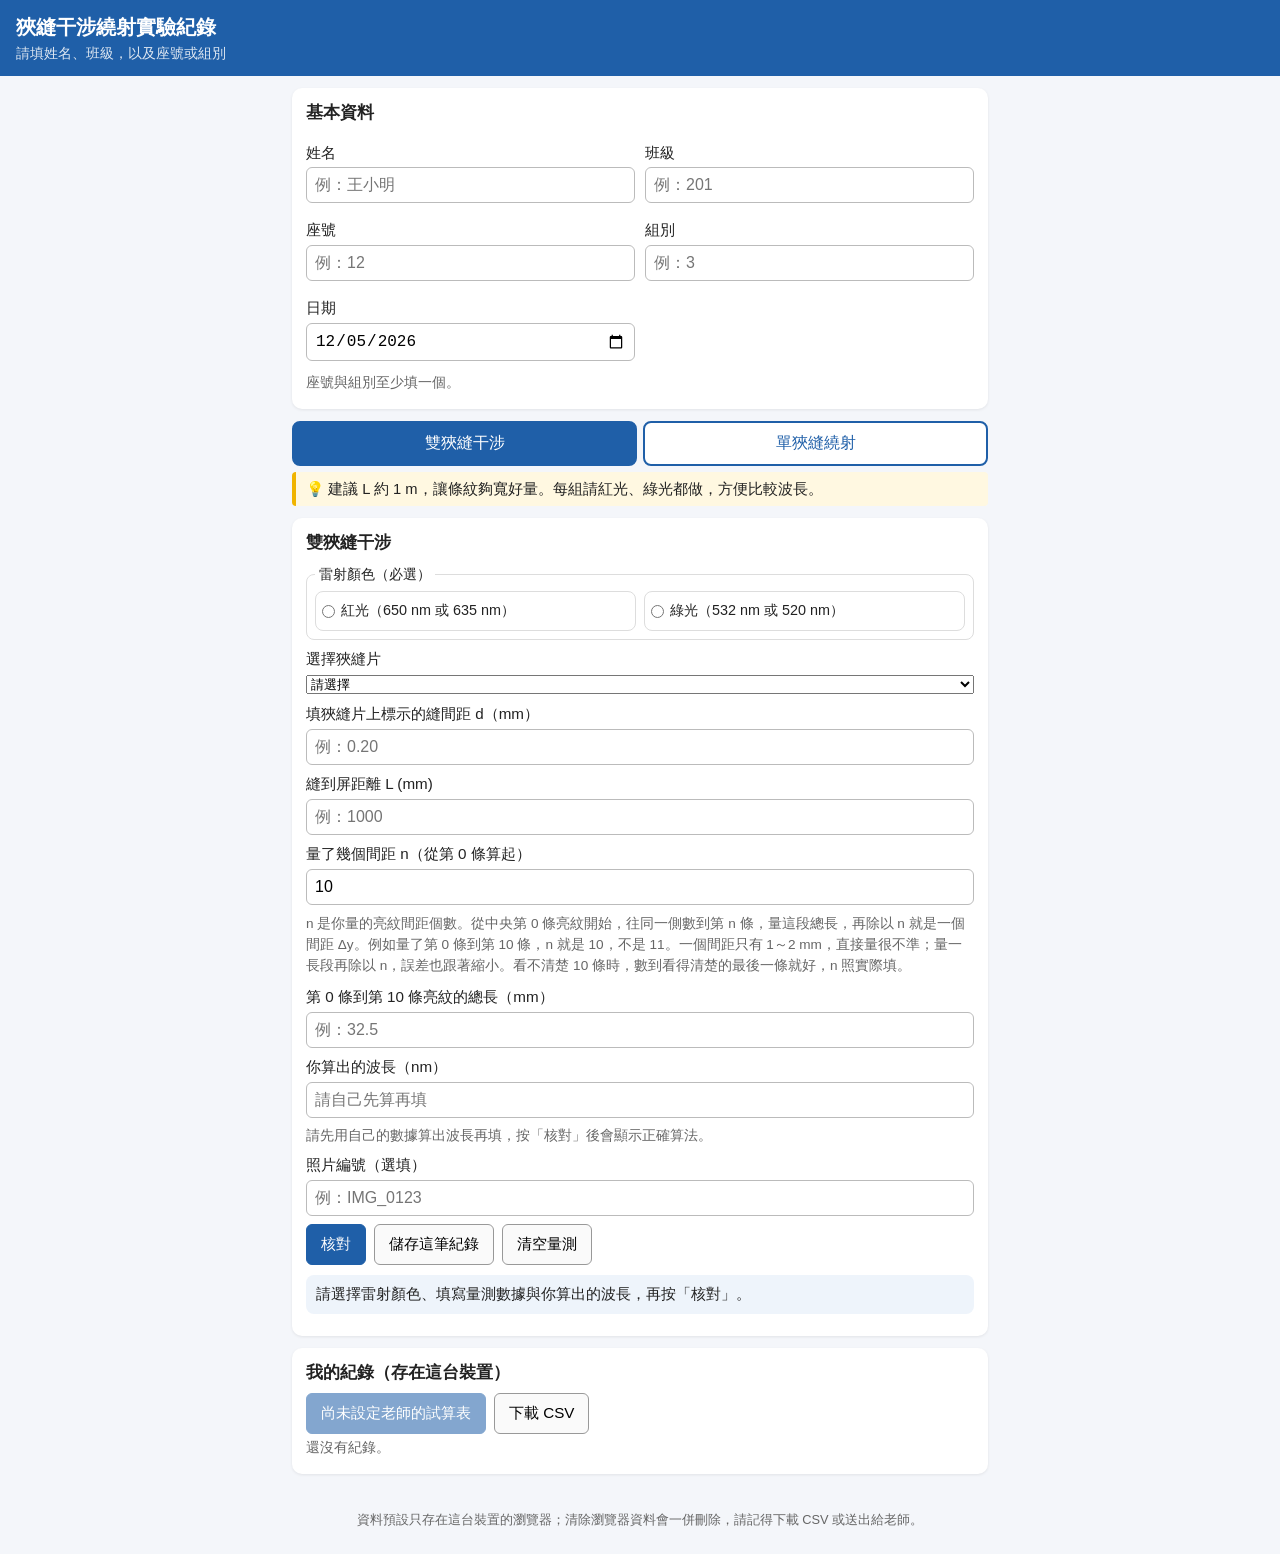
<file: index.html>
<!DOCTYPE html>
<html lang="zh-Hant-TW">
<head>
<meta charset="UTF-8">
<meta name="viewport" content="width=device-width, initial-scale=1">
<title>狹縫干涉繞射實驗紀錄</title>
<link rel="stylesheet" href="css/style.css">
</head>
<body>
<header>
  <h1>狹縫干涉繞射實驗紀錄</h1>
  <p class="sub">請填姓名、班級，以及座號或組別</p>
  <p class="course" id="courseName" hidden></p>
</header>
<main>
  <div id="settingsBanner" class="banner" hidden></div>
  <section class="card" id="basic">
    <h2>基本資料</h2>
    <div class="grid2">
      <label>姓名 <input id="name" type="text" placeholder="例：王小明" autocomplete="name"></label>
      <label>班級 <input id="className" type="text" placeholder="例：201" autocomplete="off"></label>
      <label>座號 <input id="seat" type="text" inputmode="numeric" placeholder="例：12"></label>
      <label>組別 <input id="group" type="text" placeholder="例：3"></label>
      <label>日期 <input id="date" type="date"></label>
    </div>
    <p class="hint">座號與組別至少填一個。</p>
    <ul class="errors" id="basicErrors"></ul>
  </section>

  <nav class="tabs" role="tablist">
    <button role="tab" id="tab-double" data-tab="double" aria-selected="true">雙狹縫干涉</button>
    <button role="tab" id="tab-single" data-tab="single" aria-selected="false">單狹縫繞射</button>
  </nav>

  <p class="tip">💡 建議 L 約 1 m，讓條紋夠寬好量。每組請紅光、綠光都做，方便比較波長。</p>

  <!-- 雙狹縫 -->
  <section class="card panel" id="panel-double" data-type="double">
    <h2>雙狹縫干涉</h2>
    <fieldset>
      <legend>雷射顏色（必選）</legend>
      <div class="choices">
        <label><input type="radio" name="color-double" data-f="color" value="red"> <span data-color-label="red">紅光</span></label>
        <label><input type="radio" name="color-double" data-f="color" value="green"> <span data-color-label="green">綠光</span></label>
      </div>
    </fieldset>
    <label class="slit-pick" hidden>選擇狹縫片
      <select data-f="slitPick"><option value="">請選擇</option></select>
    </label>
    <label>填狹縫片上標示的縫間距 d（mm） <input data-f="d" type="text" inputmode="decimal" placeholder="例：0.20"></label>
    <label>縫到屏距離 L (mm) <input data-f="L" type="text" inputmode="decimal" placeholder="例：1000"></label>
    <label>量了幾個間距 n（從第 0 條算起） <input data-f="n" type="text" inputmode="numeric" value="10"></label>
    <p class="hint explain">n 是你量的亮紋間距個數。從中央第 0 條亮紋開始，往同一側數到第 n 條，量這段總長，再除以 n 就是一個間距 Δy。例如量了第 0 條到第 10 條，n 就是 10，不是 11。一個間距只有 1～2 mm，直接量很不準；量一長段再除以 n，誤差也跟著縮小。看不清楚 10 條時，數到看得清楚的最後一條就好，n 照實際填。</p>
    <label>第 0 條到第 <span data-n-label>10</span> 條亮紋的總長（mm） <input data-f="total" type="text" inputmode="decimal" placeholder="例：32.5"></label>
    <label>你算出的波長（nm） <input data-f="studentLambda" type="text" inputmode="decimal" placeholder="請自己先算再填"></label>
    <p class="hint">請先用自己的數據算出波長再填，按「核對」後會顯示正確算法。</p>
    <label>照片編號（選填） <input data-f="photoNo" type="text" placeholder="例：IMG_0123"></label>
    <div class="actions">
      <button class="check primary">核對</button>
      <button class="save">儲存這筆紀錄</button>
      <button class="clear">清空量測</button>
    </div>
    <p class="save-msg" data-save-msg hidden></p>
    <div class="result" aria-live="polite"></div>
  </section>

  <!-- 單狹縫 -->
  <section class="card panel" id="panel-single" data-type="single" hidden>
    <h2>單狹縫繞射</h2>
    <fieldset>
      <legend>雷射顏色（必選）</legend>
      <div class="choices">
        <label><input type="radio" name="color-single" data-f="color" value="red"> <span data-color-label="red">紅光</span></label>
        <label><input type="radio" name="color-single" data-f="color" value="green"> <span data-color-label="green">綠光</span></label>
      </div>
    </fieldset>
    <label class="slit-pick" hidden>選擇狹縫片
      <select data-f="slitPick"><option value="">請選擇</option></select>
    </label>
    <label>填狹縫片上標示的縫寬 a（mm） <input data-f="a" type="text" inputmode="decimal" placeholder="例：0.10"></label>
    <label>縫到屏距離 L (mm) <input data-f="L" type="text" inputmode="decimal" placeholder="例：1000"></label>
    <label>中央亮紋寬度 W（兩側第 1 條暗紋之間）(mm) <input data-f="W" type="text" inputmode="decimal" placeholder="例：13"></label>
    <label>你算出的波長（nm） <input data-f="studentLambda" type="text" inputmode="decimal" placeholder="請自己先算再填"></label>
    <p class="hint">請先用自己的數據算出波長再填，按「核對」後會顯示正確算法。</p>
    <label>照片編號（選填） <input data-f="photoNo" type="text" placeholder="例：IMG_0124"></label>
    <div class="actions">
      <button class="check primary">核對</button>
      <button class="save">儲存這筆紀錄</button>
      <button class="clear">清空量測</button>
    </div>
    <p class="save-msg" data-save-msg hidden></p>
    <div class="result" aria-live="polite"></div>
  </section>

  <section class="card" id="records">
    <h2>我的紀錄（存在這台裝置）</h2>
    <div class="actions">
      <button id="sendAll" class="primary">送出給老師</button>
      <button id="downloadCsv">下載 CSV</button>
    </div>
    <p class="hint" id="sendStatus"></p>
    <div id="compareBox"></div>
    <div id="recordList"></div>
  </section>
</main>
<footer id="pageFooter">資料預設只存在這台裝置的瀏覽器；清除瀏覽器資料會一併刪除，請記得下載 CSV 或送出給老師。</footer>
<script src="js/config.js"></script>
<script src="js/settings.js?v=20261127e"></script>
<script src="js/calc.js"></script>
<script src="js/app.js?v=20261127e"></script>
</body>
</html>
</file>
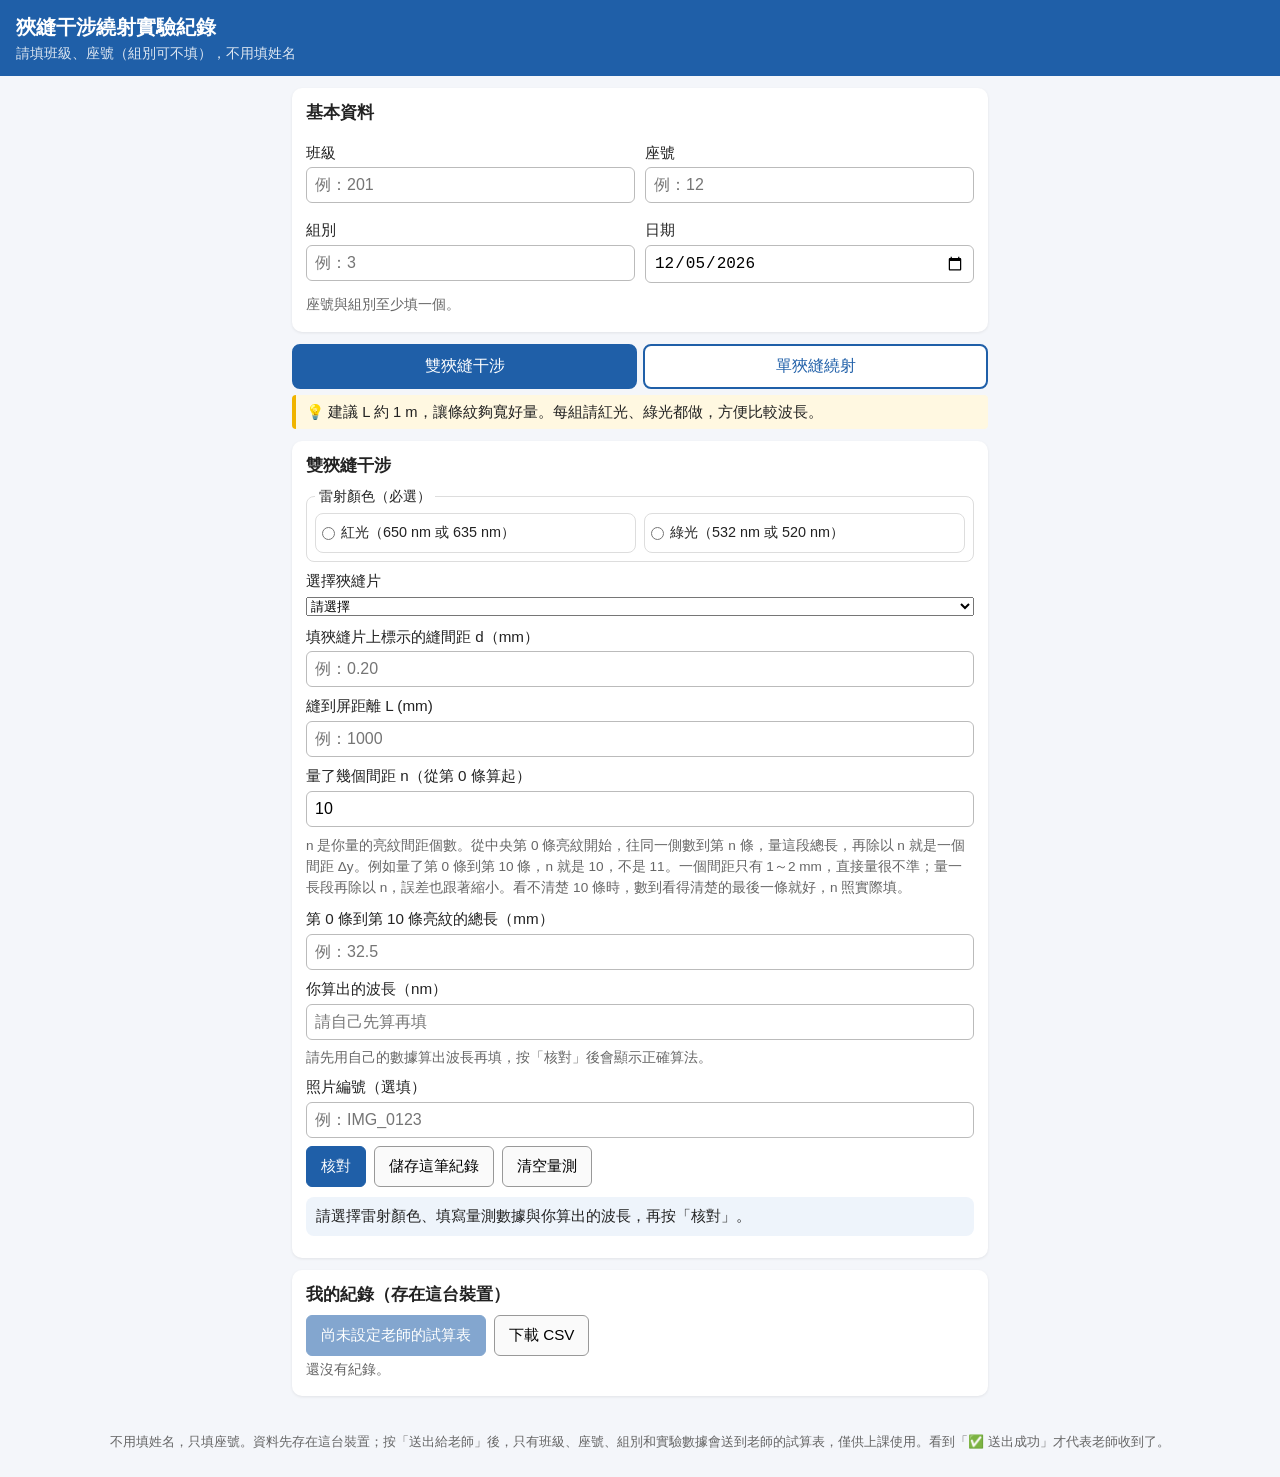
<file: v4/index.html>
<!DOCTYPE html>
<html lang="zh-Hant-TW">
<head>
<meta charset="UTF-8">
<meta name="viewport" content="width=device-width, initial-scale=1">
<title>狹縫干涉繞射實驗紀錄</title>
<link rel="stylesheet" href="css/style.css?v=v4a">
</head>
<body>
<header>
  <h1>狹縫干涉繞射實驗紀錄</h1>
  <p class="sub">請填班級、座號（組別可不填），不用填姓名</p>
  <p class="course" id="courseName" hidden></p>
</header>
<main>
  <div id="settingsBanner" class="banner" hidden></div>
  <section class="card" id="basic">
    <h2>基本資料</h2>
    <div class="grid2">
      <label>班級 <input id="className" type="text" placeholder="例：201" autocomplete="off"></label>
      <label>座號 <input id="seat" type="text" inputmode="numeric" placeholder="例：12"></label>
      <label>組別 <input id="group" type="text" placeholder="例：3"></label>
      <label>日期 <input id="date" type="date"></label>
    </div>
    <p class="hint">座號與組別至少填一個。</p>
    <ul class="errors" id="basicErrors"></ul>
  </section>

  <nav class="tabs" role="tablist">
    <button role="tab" id="tab-double" data-tab="double" aria-selected="true">雙狹縫干涉</button>
    <button role="tab" id="tab-single" data-tab="single" aria-selected="false">單狹縫繞射</button>
  </nav>

  <p class="tip">💡 建議 L 約 1 m，讓條紋夠寬好量。每組請紅光、綠光都做，方便比較波長。</p>

  <!-- 雙狹縫 -->
  <section class="card panel" id="panel-double" data-type="double">
    <h2>雙狹縫干涉</h2>
    <fieldset>
      <legend>雷射顏色（必選）</legend>
      <div class="choices">
        <label><input type="radio" name="color-double" data-f="color" value="red"> <span data-color-label="red">紅光</span></label>
        <label><input type="radio" name="color-double" data-f="color" value="green"> <span data-color-label="green">綠光</span></label>
      </div>
    </fieldset>
    <label class="slit-pick" hidden>選擇狹縫片
      <select data-f="slitPick"><option value="">請選擇</option></select>
    </label>
    <label>填狹縫片上標示的縫間距 d（mm） <input data-f="d" type="text" inputmode="decimal" placeholder="例：0.20"></label>
    <label>縫到屏距離 L (mm) <input data-f="L" type="text" inputmode="decimal" placeholder="例：1000"></label>
    <label>量了幾個間距 n（從第 0 條算起） <input data-f="n" type="text" inputmode="numeric" value="10"></label>
    <p class="hint explain">n 是你量的亮紋間距個數。從中央第 0 條亮紋開始，往同一側數到第 n 條，量這段總長，再除以 n 就是一個間距 Δy。例如量了第 0 條到第 10 條，n 就是 10，不是 11。一個間距只有 1～2 mm，直接量很不準；量一長段再除以 n，誤差也跟著縮小。看不清楚 10 條時，數到看得清楚的最後一條就好，n 照實際填。</p>
    <label>第 0 條到第 <span data-n-label>10</span> 條亮紋的總長（mm） <input data-f="total" type="text" inputmode="decimal" placeholder="例：32.5"></label>
    <label>你算出的波長（nm） <input data-f="studentLambda" type="text" inputmode="decimal" placeholder="請自己先算再填"></label>
    <p class="hint">請先用自己的數據算出波長再填，按「核對」後會顯示正確算法。</p>
    <label>照片編號（選填） <input data-f="photoNo" type="text" placeholder="例：IMG_0123"></label>
    <div class="actions">
      <button class="check primary">核對</button>
      <button class="save">儲存這筆紀錄</button>
      <button class="clear">清空量測</button>
    </div>
    <p class="save-msg" data-save-msg hidden></p>
    <div class="result" aria-live="polite"></div>
  </section>

  <!-- 單狹縫 -->
  <section class="card panel" id="panel-single" data-type="single" hidden>
    <h2>單狹縫繞射</h2>
    <fieldset>
      <legend>雷射顏色（必選）</legend>
      <div class="choices">
        <label><input type="radio" name="color-single" data-f="color" value="red"> <span data-color-label="red">紅光</span></label>
        <label><input type="radio" name="color-single" data-f="color" value="green"> <span data-color-label="green">綠光</span></label>
      </div>
    </fieldset>
    <label class="slit-pick" hidden>選擇狹縫片
      <select data-f="slitPick"><option value="">請選擇</option></select>
    </label>
    <label>填狹縫片上標示的縫寬 a（mm） <input data-f="a" type="text" inputmode="decimal" placeholder="例：0.10"></label>
    <label>縫到屏距離 L (mm) <input data-f="L" type="text" inputmode="decimal" placeholder="例：1000"></label>
    <label>中央亮紋寬度 W（兩側第 1 條暗紋之間）(mm) <input data-f="W" type="text" inputmode="decimal" placeholder="例：13"></label>
    <label>你算出的波長（nm） <input data-f="studentLambda" type="text" inputmode="decimal" placeholder="請自己先算再填"></label>
    <p class="hint">請先用自己的數據算出波長再填，按「核對」後會顯示正確算法。</p>
    <label>照片編號（選填） <input data-f="photoNo" type="text" placeholder="例：IMG_0124"></label>
    <div class="actions">
      <button class="check primary">核對</button>
      <button class="save">儲存這筆紀錄</button>
      <button class="clear">清空量測</button>
    </div>
    <p class="save-msg" data-save-msg hidden></p>
    <div class="result" aria-live="polite"></div>
  </section>

  <section class="card" id="records">
    <h2>我的紀錄（存在這台裝置）</h2>
    <div class="actions">
      <button id="sendAll" class="primary">送出給老師</button>
      <button id="downloadCsv">下載 CSV</button>
    </div>
    <p class="hint" id="sendStatus"></p>
    <div id="compareBox"></div>
    <div id="recordList"></div>
  </section>
</main>
<footer id="pageFooter">不用填姓名，只填座號。資料先存在這台裝置；按「送出給老師」後，只有班級、座號、組別和實驗數據會送到老師的試算表，僅供上課使用。看到「✅ 送出成功」才代表老師收到了。</footer>
<script src="js/config.js?v=v4a"></script>
<script src="js/settings.js?v=v4a"></script>
<script src="js/calc.js?v=v4a"></script>
<script src="js/app.js?v=v4a"></script>
</body>
</html>
</file>
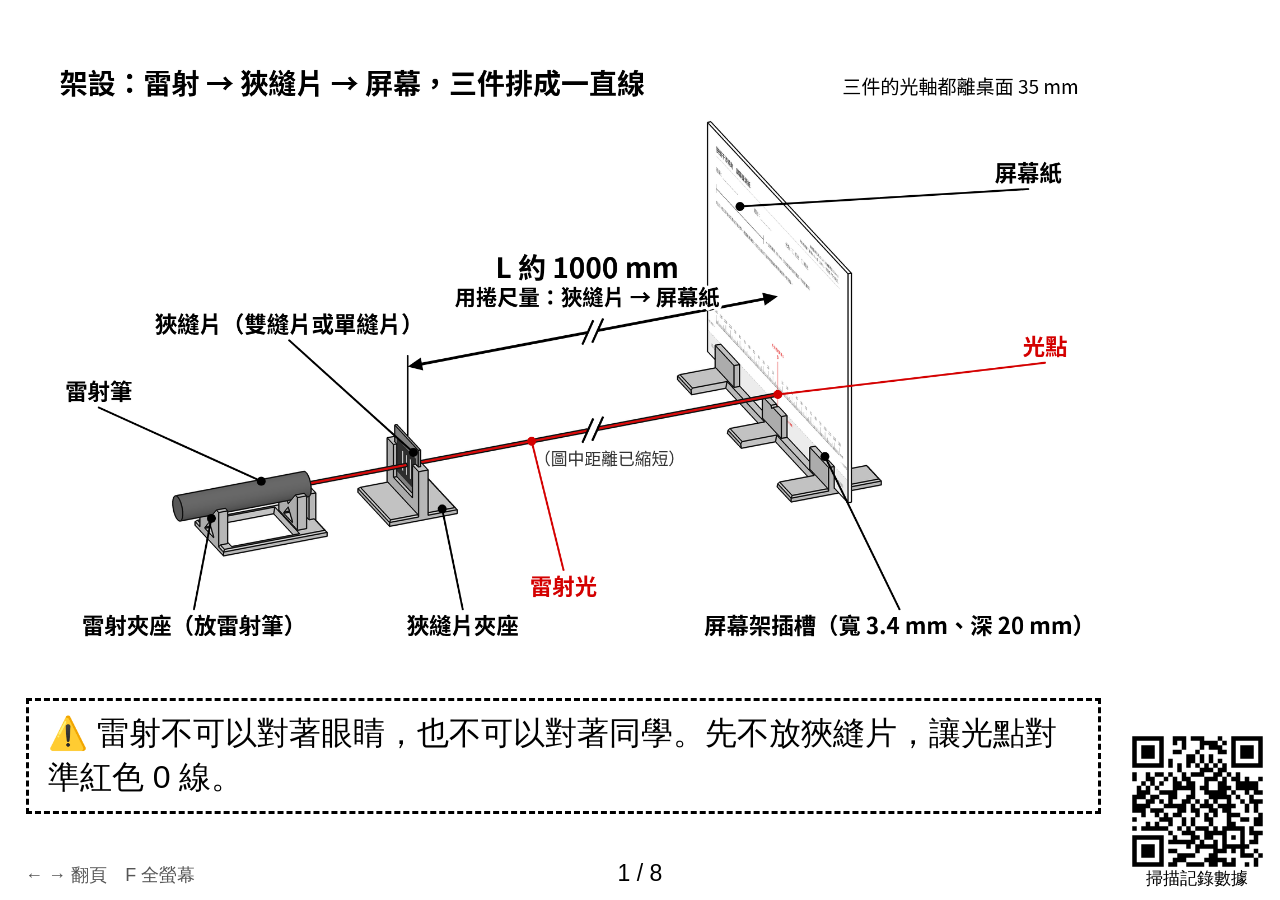
<file: slides.html>
<!doctype html>
<html lang="zh-Hant">
<head>
<meta charset="utf-8">
<meta name="viewport" content="width=device-width, initial-scale=1">
<title>狹縫干涉繞射實驗｜實驗步驟</title>
<style>
  html, body { margin: 0; height: 100%; background: #fff; color: #000; }
  body { font-family: "Noto Sans CJK TC", "Microsoft JhengHei", "PingFang TC", sans-serif; overflow: hidden; }
  .slide { display: none; box-sizing: border-box; width: 100vw; height: 100vh; padding: 4vh 5vw 7vh; flex-direction: column; }
  .slide.on { display: flex; }
  h1 { font-size: clamp(28px, 5.2vw, 9vh); margin: 0 0 2.5vh; padding-bottom: 1.2vh; border-bottom: 0.6vh solid #000; line-height: 1.2; }
  ol, ul { margin: 0; padding-left: 1.3em; font-size: clamp(20px, 3.3vw, 5.6vh); line-height: 1.45; }
  li { margin-bottom: 1.2vh; }
  li::marker { font-weight: 700; }
  b { font-weight: 900; }
  .key { border: 0.35vh solid #000; padding: 0.1em 0.35em; border-radius: 0.3em; }
  .row { flex: 1; display: flex; gap: 3vw; align-items: center; min-height: 0; }
  .row > ol { flex: 1.15; }
  .row > .fig { flex: 1; display: flex; align-items: center; justify-content: center; min-height: 0; height: 100%; }
  .fig svg { width: 100%; max-height: 62vh; height: auto; }
  .row ol { font-size: clamp(18px, 2.75vw, 4.8vh); }
  .src { font-size: clamp(12px, 1.5vw, 2.6vh); margin-top: 1.5vh; }
  .imgslide { padding: 1.5vh 2vw 6vh; align-items: center; justify-content: center; }
  .imgslide img { max-width: 100%; max-height: 100%; min-height: 0; object-fit: contain; flex: 1; }
  .imgslide .note { margin-top: 1vh; width: 100%; box-sizing: border-box; }
  .photos { flex: 1; display: flex; gap: 4vw; justify-content: center; align-items: flex-start; min-height: 0; }
  .photos figure { margin: 0; text-align: center; font-size: clamp(18px, 2.7vw, 4.6vh); line-height: 1.35; }
  .photos img { height: 44vh; width: auto; border: 0.3vh solid #000; display: block; margin: 0 auto 1.5vh; }
  .note { margin-top: auto; font-size: clamp(16px, 2.5vw, 4.2vh); border: 0.4vh dashed #000; padding: 1.2vh 1.5vw; }
  .qr-wrap { flex: 1; display: flex; align-items: center; justify-content: center; gap: 4vw; }
  #qr svg { width: min(62vh, 45vw); height: auto; display: block; }
  .qr-text { font-size: clamp(20px, 3.3vw, 5.6vh); line-height: 1.5; max-width: 40vw; }
  .qr-url { font-size: clamp(12px, 1.6vw, 2.8vh); word-break: break-all; margin-top: 2vh; }
  .slide { position: relative; }
  .slide.hascorner { padding-right: calc(5vw + 15vh); }
  .slide.imgslide.hascorner { padding-right: calc(2vw + 17vh); }
  .cornerqr { position: absolute; right: 1.2vw; bottom: 1.2vh; width: 15vh; text-align: center; font-size: clamp(11px, 1.3vw, 2.2vh); line-height: 1.2; background: #fff; }
  .cornerqr svg { width: 100%; height: auto; display: block; }
  /* 長連結（還沒設定試算表）的 QR 很密，角落 QR 放大才掃得到 */
  body.dense .cornerqr { width: 24vh; }
  body.dense .slide.hascorner { padding-right: calc(5vw + 24vh); }
  body.dense .slide.imgslide.hascorner { padding-right: calc(2vw + 26vh); }
  .pageno { position: fixed; left: 50%; transform: translateX(-50%); bottom: 1.5vh; font-size: clamp(14px, 1.8vw, 3vh); }
  .help { position: fixed; left: 2vw; bottom: 1.5vh; font-size: clamp(12px, 1.4vw, 2.4vh); color: #555; }
  @media print {
    @page { size: A4 landscape; margin: 0; }
    body { overflow: visible; }
    .slide { display: flex !important; width: 297mm; height: 210mm; page-break-after: always; break-after: page; padding: 12mm 15mm 16mm; }
    h1 { font-size: 30pt; border-bottom-width: 1.5mm; }
    ol, ul, .qr-text { font-size: 20pt; }
    .note { font-size: 15pt; }
    .row ol { font-size: 17pt; }
    .imgslide img { max-height: 180mm; }
    .photos img { height: 95mm; }
    .photos figure { font-size: 17pt; }
    .fig svg { max-height: 130mm; }
    #qr svg { width: 120mm; }
    .qr-url { font-size: 9pt; }
    .pageno, .help { display: none; }
    .slide.hascorner { padding-right: 52mm; }
    .cornerqr { width: 36mm; right: 6mm; bottom: 5mm; font-size: 9pt; }
  }
</style>
</head>
<body>

<section class="slide imgslide">
  <img src="img/setup.png?v=2" alt="架設：雷射、狹縫片、屏幕三件排成一直線，L 約 1000 mm">
  <p class="note">⚠️ 雷射不可以對著眼睛，也不可以對著同學。先不放狹縫片，讓光點對準紅色 0 線。</p>
</section>

<section class="slide imgslide">
  <img src="img/screen-align.png?v=2" alt="屏幕紙插到底，光點落在紅色 0 線上">
</section>

<section class="slide imgslide">
  <img src="img/slit-shift.png?v=2" alt="換縫：整個狹縫片夾座左右平移約 8 mm">
</section>

<section class="slide">
  <h1>建議用哪幾條縫</h1>
  <div class="photos">
    <figure><img src="img/slit-double.jpg" alt="雙縫片，印有 0.2、0.3、0.45"><b>雙縫：d = 0.2 mm</b><br>進階：0.3、0.45</figure>
    <figure><img src="img/slit-single.jpg" alt="單縫片，印有 0.05、0.1、0.2"><b>單縫：a = 0.1 或 0.05 mm</b><br>進階：0.2</figure>
  </div>
  <p class="note">先看片子上印的數字，再決定夾座往哪邊平移。</p>
</section>

<section class="slide">
  <h1>雙狹縫怎麼量</h1>
  <div class="row"><ol>
    <li>中央亮紋對準 <b>0</b></li>
    <li>用鉛筆點出 <b>第 0 條到第 n 條</b>亮紋（一般 <b>n = 10</b>）</li>
    <li>看不清楚時，數到看得清楚的最後一條，<b>n 照實際填</b></li>
    <li>量 <b>第 0 條到第 n 條的總長</b>（mm），<b>只量一次</b></li>
    <li>記下 <b>d、L、n、總長</b>；<b>紅光、綠光都要做</b></li>
  </ol><div class="fig"><svg viewBox="0 0 520 360" font-family="Noto Sans CJK TC, Microsoft JhengHei, sans-serif" aria-label="雙狹縫量法示意圖">
  <text x="260" y="30" font-size="24" font-weight="700" text-anchor="middle">屏幕上的亮紋（黑色＝亮紋）</text>
  <rect x="10" y="100" width="500" height="150" fill="#fff" stroke="#000" stroke-width="2"/>
  <rect x="32.0" y="120" width="16" height="110" fill="#000"/><rect x="76.0" y="120" width="16" height="110" fill="#000"/><rect x="120.0" y="120" width="16" height="110" fill="#000"/><rect x="164.0" y="120" width="16" height="110" fill="#000"/><rect x="208.0" y="120" width="16" height="110" fill="#000"/><rect x="252.0" y="120" width="16" height="110" fill="#000"/><rect x="296.0" y="120" width="16" height="110" fill="#000"/><rect x="340.0" y="120" width="16" height="110" fill="#000"/><rect x="384.0" y="120" width="16" height="110" fill="#000"/><rect x="428.0" y="120" width="16" height="110" fill="#000"/><rect x="472.0" y="120" width="16" height="110" fill="#000"/>
  <line x1="40" y1="70" x2="40" y2="260" stroke="#000" stroke-width="3" stroke-dasharray="6 4"/>
  <text x="40" y="62" font-size="20" font-weight="700" text-anchor="middle">0 線</text>
  <text x="40" y="92" font-size="20" text-anchor="middle">0</text><text x="84" y="92" font-size="20" text-anchor="middle">1</text><text x="128" y="92" font-size="20" text-anchor="middle">2</text><text x="172" y="92" font-size="20" text-anchor="middle">3</text><text x="216" y="92" font-size="20" text-anchor="middle">4</text><text x="260" y="92" font-size="20" text-anchor="middle">5</text><text x="304" y="92" font-size="20" text-anchor="middle">6</text><text x="348" y="92" font-size="20" text-anchor="middle">7</text><text x="392" y="92" font-size="20" text-anchor="middle">8</text><text x="436" y="92" font-size="20" text-anchor="middle">9</text><text x="480" y="92" font-size="20" text-anchor="middle">10</text>
  <line x1="40" y1="290" x2="480" y2="290" stroke="#000" stroke-width="3"/>
  <polygon points="40,290 55,282 55,298"/><polygon points="480,290 465,282 465,298"/>
  <line x1="40" y1="255" x2="40" y2="305" stroke="#000" stroke-width="2"/>
  <line x1="480" y1="255" x2="480" y2="305" stroke="#000" stroke-width="2"/>
  <text x="260" y="330" font-size="24" font-weight="700" text-anchor="middle">量第 0 條到第 10 條的總長</text>
  <text x="260" y="356" font-size="18" text-anchor="middle">（n = 10，共 10 個間距）</text>
</svg></div></div>
</section>

<section class="slide">
  <h1>單狹縫怎麼量</h1>
  <div class="row"><ol>
    <li>中央亮紋對準 <b>0</b></li>
    <li>在中央亮紋<b>兩側的第 1 條暗紋</b>各點一個記號</li>
    <li>量兩個記號之間的距離，就是 <b>W</b>（mm），<b>只量一次</b></li>
    <li>記下 <b>a、L、W</b>；<b>紅光、綠光都要做</b></li>
  </ol><div class="fig"><svg viewBox="0 0 520 360" font-family="Noto Sans CJK TC, Microsoft JhengHei, sans-serif" aria-label="單狹縫量法示意圖">
  <text x="260" y="30" font-size="24" font-weight="700" text-anchor="middle">屏幕上的亮紋（黑色＝亮紋）</text>
  <rect x="10" y="100" width="500" height="150" fill="#fff" stroke="#000" stroke-width="2"/>
  <rect x="205" y="120" width="110" height="110" fill="#000"/>
  <rect x="96" y="140" width="28" height="70" fill="#000"/><rect x="151" y="140" width="28" height="70" fill="#000"/><rect x="341" y="140" width="28" height="70" fill="#000"/><rect x="396" y="140" width="28" height="70" fill="#000"/>
  <text x="260" y="92" font-size="20" font-weight="700" text-anchor="middle">中央亮紋（對準 0）</text>
  <line x1="190" y1="105" x2="190" y2="305" stroke="#000" stroke-width="3" stroke-dasharray="6 4"/>
  <line x1="330" y1="105" x2="330" y2="305" stroke="#000" stroke-width="3" stroke-dasharray="6 4"/>
  <line x1="190" y1="290" x2="330" y2="290" stroke="#000" stroke-width="3"/>
  <polygon points="190,290 205,282 205,298"/><polygon points="330,290 315,282 315,298"/>
  <text x="260" y="280" font-size="26" font-weight="700" text-anchor="middle">W</text>
  <text x="140" y="275" font-size="17" text-anchor="middle">第 1 條暗紋</text>
  <text x="380" y="275" font-size="17" text-anchor="middle">第 1 條暗紋</text>
  <text x="260" y="335" font-size="22" font-weight="700" text-anchor="middle">量兩側第 1 條暗紋之間的距離 W</text>
</svg></div></div>
</section>

<section class="slide">
  <h1>先寫紙本，再輸入網頁</h1>
  <div class="row"><ol>
    <li>數據先寫在<b>分組紀錄表</b></li>
    <li>自己算出 <b>λ = ＿＿ mm = ＿＿ nm</b></li>
    <li>掃右下角的 QR code，打開<b>實驗紀錄網頁</b></li>
    <li>照紀錄表一欄一欄輸入 → 按<span class="key">核對</span> → 按<span class="key">儲存這筆紀錄</span></li>
  </ol><div class="fig"><svg viewBox="0 0 520 380" font-family="Noto Sans CJK TC, Microsoft JhengHei, sans-serif" aria-label="先寫紙本再輸入網頁流程圖">
  <rect x="30" y="20" width="200" height="150" fill="#fff" stroke="#000" stroke-width="3"/>
  <text x="130" y="55" font-size="22" font-weight="700" text-anchor="middle">分組紀錄表</text>
  <line x1="50" y1="80" x2="210" y2="80" stroke="#000" stroke-width="2"/><line x1="50" y1="105" x2="210" y2="105" stroke="#000" stroke-width="2"/><line x1="50" y1="130" x2="210" y2="130" stroke="#000" stroke-width="2"/><line x1="50" y1="155" x2="210" y2="155" stroke="#000" stroke-width="2"/>
  <line x1="245" y1="95" x2="285" y2="95" stroke="#000" stroke-width="4"/><polygon points="298,95 282,85 282,105"/>
  <rect x="300" y="45" width="190" height="100" fill="#fff" stroke="#000" stroke-width="3"/>
  <text x="395" y="85" font-size="22" font-weight="700" text-anchor="middle">自己算 λ</text>
  <text x="395" y="120" font-size="20" text-anchor="middle">＿ mm ＝ ＿ nm</text>
  <line x1="395" y1="150" x2="395" y2="195" stroke="#000" stroke-width="4"/><polygon points="395,208 385,192 405,192"/>
  <rect x="340" y="210" width="110" height="160" rx="16" fill="#fff" stroke="#000" stroke-width="3"/>
  <text x="395" y="262" font-size="20" font-weight="700" text-anchor="middle">網頁</text>
  <rect x="355" y="285" width="80" height="30" rx="6" fill="#fff" stroke="#000" stroke-width="2"/>
  <text x="395" y="307" font-size="17" text-anchor="middle">核對</text>
  <rect x="355" y="325" width="80" height="30" rx="6" fill="#000"/>
  <text x="395" y="347" font-size="17" fill="#fff" text-anchor="middle">儲存</text>
  <text x="170" y="250" font-size="22" text-anchor="middle">紅光、綠光</text>
  <text x="170" y="282" font-size="22" text-anchor="middle">各一筆</text>
</svg></div></div>
  <p class="note">屏幕紙量完不要丟，和紀錄表一起交回。</p>
</section>

<section class="slide">
  <h1>掃描開啟實驗紀錄網頁</h1>
  <div class="qr-wrap">
    <div id="qr" aria-label="實驗紀錄網頁的 QR code"></div>
    <div class="qr-text">
      用手機相機掃描<br>
      每組紅光、綠光<br>各記一筆
      <div class="qr-url" id="qrUrl"></div>
      <div class="src" id="qrSrc"></div>
    </div>
  </div>
</section>

<div class="pageno" id="pageno"></div>
<div class="help" id="help">← → 翻頁　F 全螢幕</div>

<script src="js/qrcode.js"></script>
<script src="js/settings.js?v=20261127e"></script>
<script src="js/classrooms.js?v=20261127e"></script>
<script>
(function () {
  'use strict';
  // QR code：預設連到學生頁；簡報網址帶課堂短連結（?t=…&c=…）或老師設定（#c=…）時，連到那個課堂
  var base = new URL('index.html', location.href).href.split('#')[0].split('?')[0];
  var target = base, srcText = '尚未套用老師設定（連到預設學生頁）', showUrl = true;
  var S = window.SlitSettings, SC = window.SlitClassrooms;
  var token = S ? S.tokenFromHash(location.hash) : '';
  var short = S ? S.shortFromSearch(location.search) : null;
  if (short) {
    target = base + '?t=' + short.t + '&c=' + short.c;
    var known = SC && SC.findClass(SC.load(), short.c);
    srcText = '連到課堂：' + (known ? known.name : short.c);
  } else if (token && S.decodeToken(token).ok) {
    var st = S.decodeToken(token).settings;
    target = base + '#c=' + token; showUrl = false;
    srcText = '連到：' + (st.classroomName ? '課堂 ' + st.classroomName : '老師連結的設定');
  } else if (SC) {
    // 同一台電腦的課堂清單：用第一個課堂（舊版教師頁的設定會自動轉成課堂）
    try {
      var store = SC.load();
      var first = store.classrooms[0];
      var v = first && SC.linkFor(store, first, base);
      if (v && v.ok) { target = v.url; showUrl = v.short; srcText = '連到課堂：' + first.name + '（教師頁存的第一個課堂）'; }
    } catch (e) {}
  }
  try {
    var qr = qrcode(0, 'M');
    qr.addData(target);
    qr.make();
    document.getElementById('qr').innerHTML = qr.createSvgTag(8, 4);
  } catch (e) {
    try { var q2 = qrcode(0, 'L'); q2.addData(target); q2.make(); document.getElementById('qr').innerHTML = q2.createSvgTag(8, 4); }
    catch (e2) { document.getElementById('qr').textContent = 'QR code 產生失敗，請改用網址。'; }
  }
  if (target.length > 300) document.body.classList.add('dense');
  // 每頁右下角放同一個學生 QR（最後一頁已有大張的，不重複）
  var big = document.querySelector('#qr svg');
  if (big) {
    var all = document.querySelectorAll('.slide');
    for (var k = 0; k < all.length - 1; k++) {
      var c = document.createElement('div');
      c.className = 'cornerqr';
      c.innerHTML = big.outerHTML + '<div>掃描記錄數據</div>';
      all[k].appendChild(c); all[k].classList.add('hascorner');
    }
  }
  document.getElementById('qrUrl').textContent = showUrl ? target : '';
  document.getElementById('qrSrc').textContent = srcText;

  var slides = Array.prototype.slice.call(document.querySelectorAll('.slide'));
  var i = 0;
  function show(n) {
    i = Math.max(0, Math.min(slides.length - 1, n));
    slides.forEach(function (s, k) { s.classList.toggle('on', k === i); });
    document.getElementById('pageno').textContent = (i + 1) + ' / ' + slides.length;
  }
  document.addEventListener('keydown', function (e) {
    if (['ArrowRight', 'ArrowDown', 'PageDown', ' ', 'Enter'].indexOf(e.key) >= 0) { show(i + 1); e.preventDefault(); }
    else if (['ArrowLeft', 'ArrowUp', 'PageUp', 'Backspace'].indexOf(e.key) >= 0) { show(i - 1); e.preventDefault(); }
    else if (e.key === 'Home') show(0);
    else if (e.key === 'End') show(slides.length - 1);
    else if (e.key === 'f' || e.key === 'F') {
      if (!document.fullscreenElement) document.documentElement.requestFullscreen && document.documentElement.requestFullscreen();
      else document.exitFullscreen && document.exitFullscreen();
    }
  });
  // 點畫面右半邊下一頁、左半邊上一頁（簡報筆或觸控也能用）
  document.addEventListener('click', function (e) {
    if (e.clientX > window.innerWidth / 2) show(i + 1); else show(i - 1);
  });
  show(0);
})();
</script>
</body>
</html>
</file>
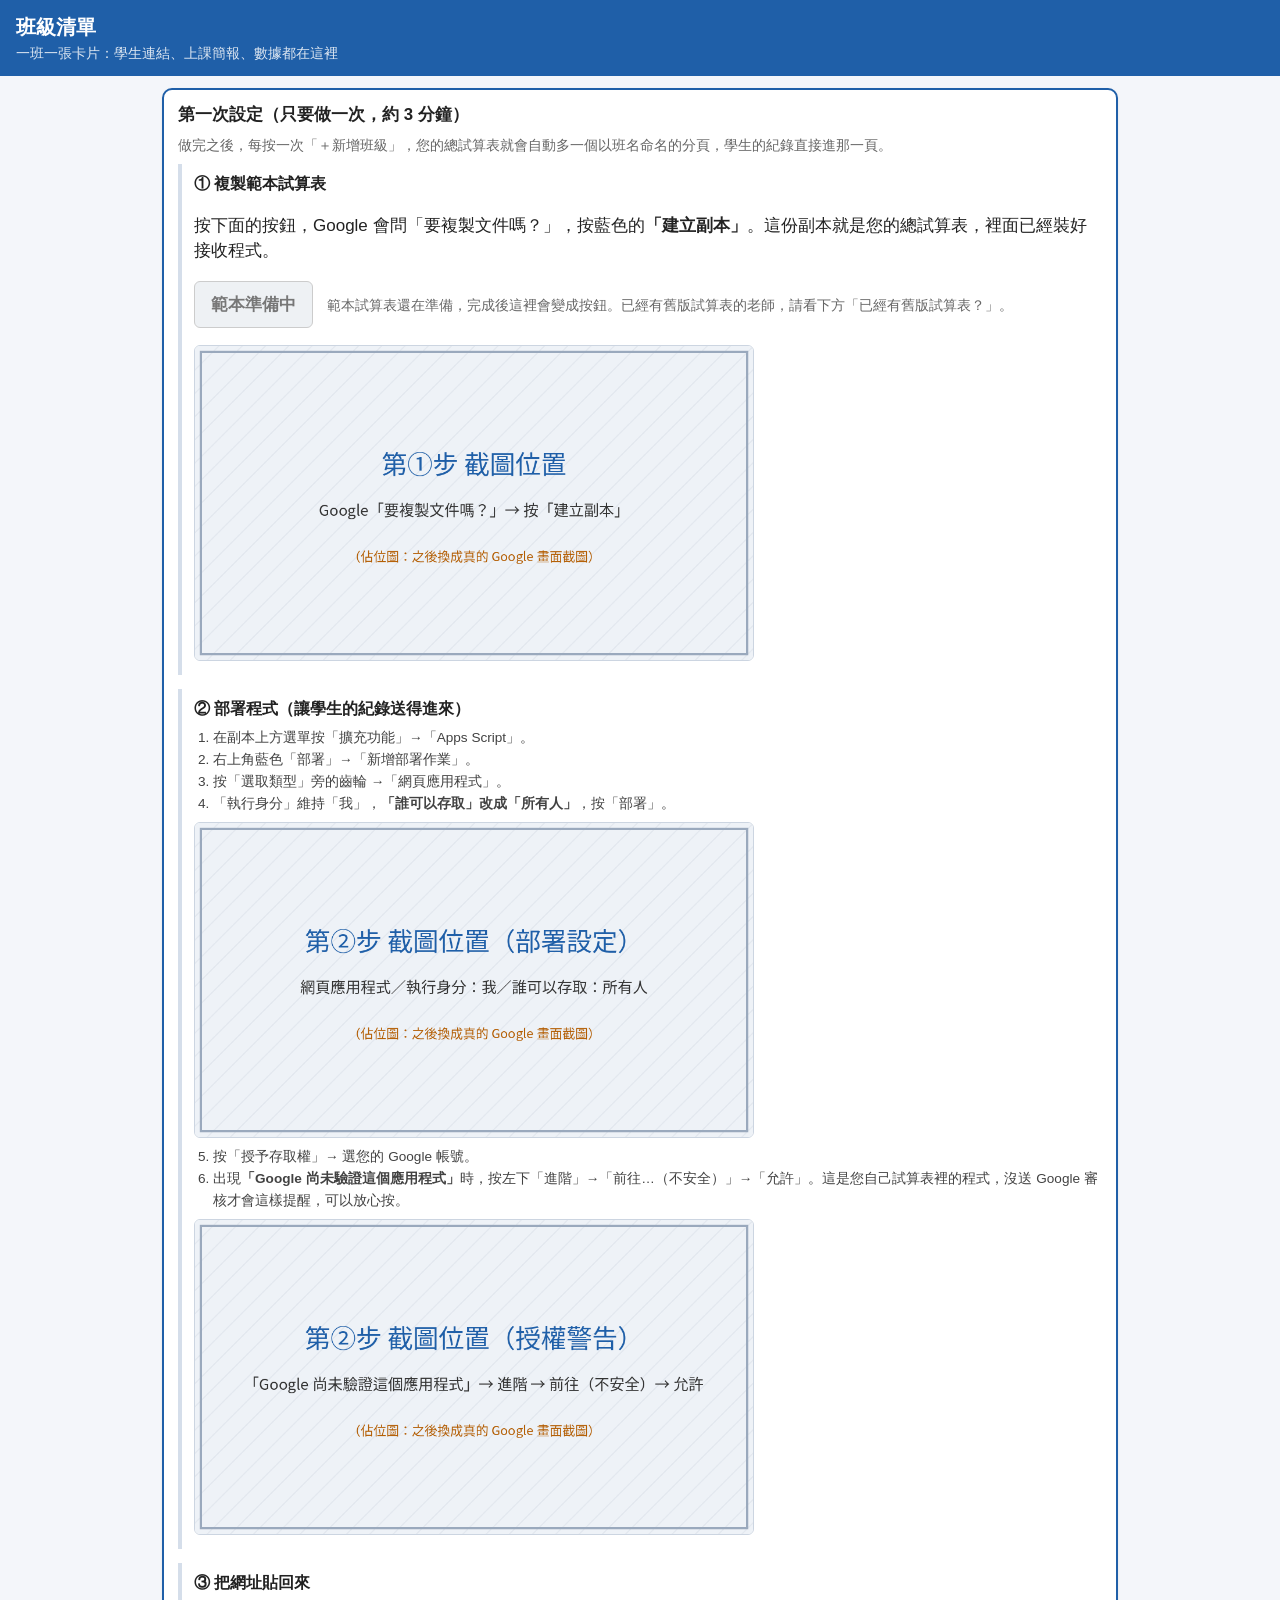
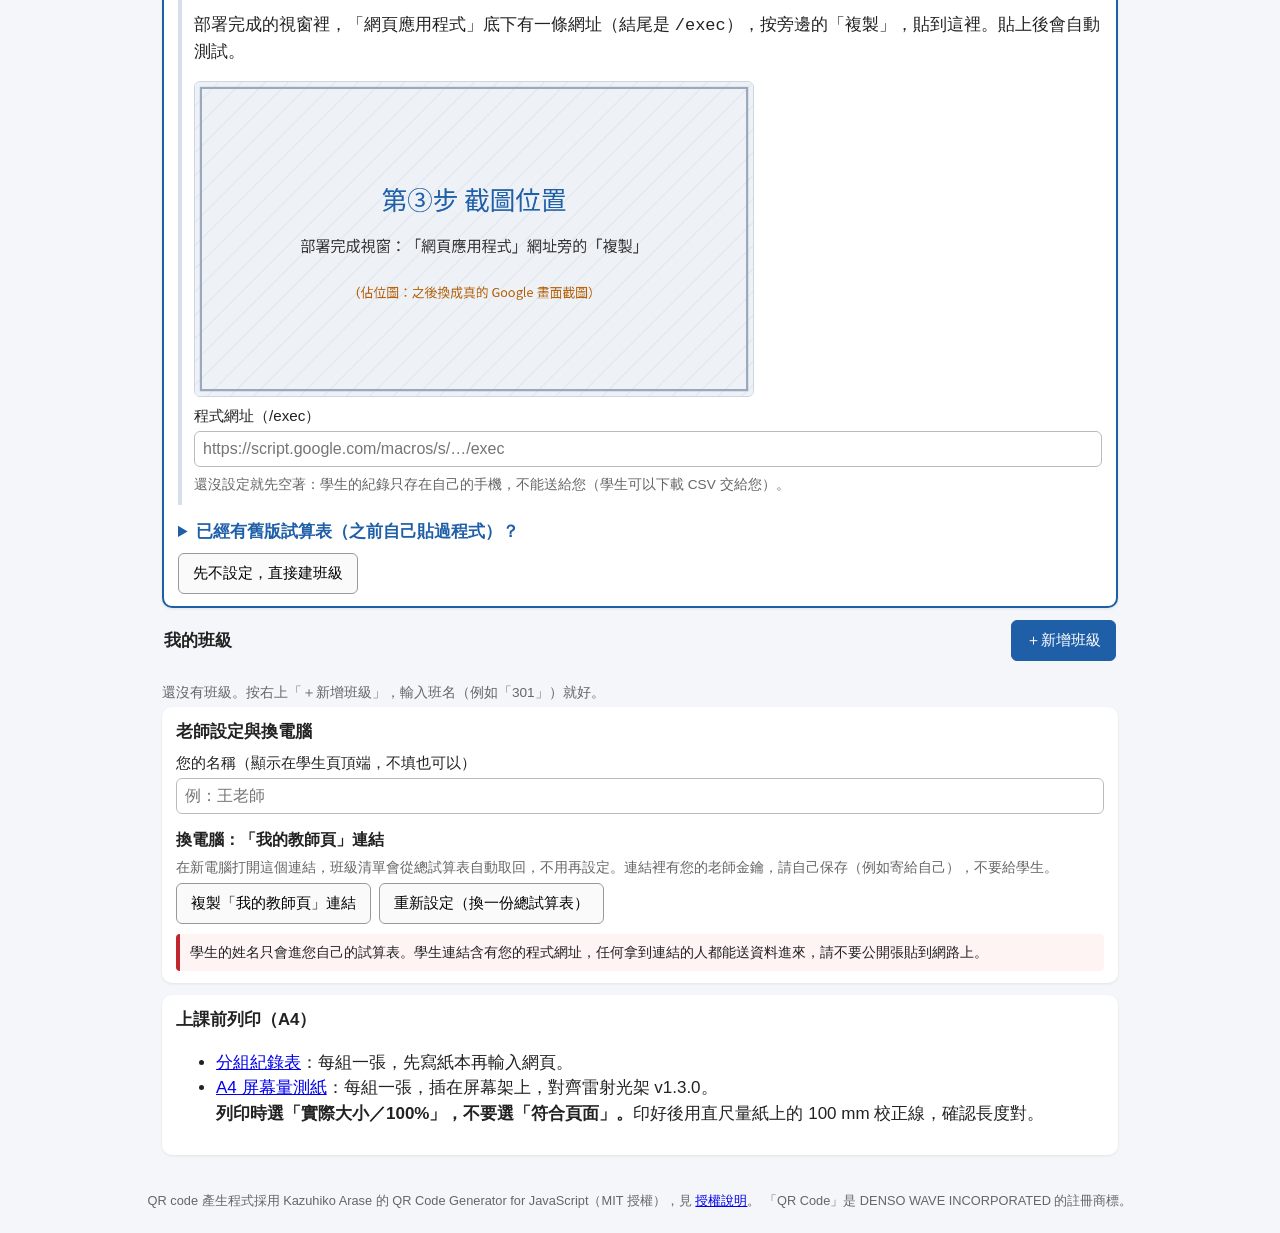
<file: teacher.html>
<!DOCTYPE html>
<html lang="zh-Hant-TW">
<head>
<meta charset="UTF-8">
<meta name="viewport" content="width=device-width, initial-scale=1">
<title>班級清單　狹縫干涉繞射實驗紀錄</title>
<link rel="stylesheet" href="css/style.css?v=20261127g">
</head>
<body>
<header>
  <h1>班級清單</h1>
  <p class="sub">一班一張卡片：學生連結、上課簡報、數據都在這裡</p>
</header>
<main>
  <!-- 第一次設定：只要做一次 -->
  <section class="card setup" id="setupCard" hidden>
    <h2>第一次設定（只要做一次，約 3 分鐘）</h2>
    <p class="hint">做完之後，每按一次「＋新增班級」，您的總試算表就會自動多一個以班名命名的分頁，學生的紀錄直接進那一頁。</p>
    <ol class="guide">
      <li class="g-step" id="gStep1">
        <h3>① 複製範本試算表</h3>
        <p>按下面的按鈕，Google 會問「要複製文件嗎？」，按藍色的<b>「建立副本」</b>。這份副本就是您的總試算表，裡面已經裝好接收程式。</p>
        <p><a class="btn primary" id="copyTemplate" href="#" target="_blank" rel="noopener">複製範本試算表</a></p>
        <figure><img src="img/setup-guide/step1.png?v=1" alt="Google 的「要複製文件嗎？」畫面，按「建立副本」" loading="lazy"></figure>
      </li>
      <li class="g-step" id="gStep2">
        <h3>② 部署程式（讓學生的紀錄送得進來）</h3>
        <ol class="sub">
          <li>在副本上方選單按「擴充功能」→「Apps Script」。</li>
          <li>右上角藍色「部署」→「新增部署作業」。</li>
          <li>按「選取類型」旁的齒輪 →「網頁應用程式」。</li>
          <li>「執行身分」維持「我」，<b>「誰可以存取」改成「所有人」</b>，按「部署」。</li>
        </ol>
        <figure><img src="img/setup-guide/step2-deploy.png?v=1" alt="部署設定：網頁應用程式、執行身分我、存取所有人" loading="lazy"></figure>
        <ol class="sub" start="5">
          <li>按「授予存取權」→ 選您的 Google 帳號。</li>
          <li>出現<b>「Google 尚未驗證這個應用程式」</b>時，按左下「進階」→「前往…（不安全）」→「允許」。這是您自己試算表裡的程式，沒送 Google 審核才會這樣提醒，可以放心按。</li>
        </ol>
        <figure><img src="img/setup-guide/step2-warning.png?v=1" alt="「Google 尚未驗證這個應用程式」警告，按進階、前往（不安全）、允許" loading="lazy"></figure>
      </li>
      <li class="g-step" id="gStep3">
        <h3>③ 把網址貼回來</h3>
        <p>部署完成的視窗裡，「網頁應用程式」底下有一條網址（結尾是 <code>/exec</code>），按旁邊的「複製」，貼到這裡。貼上後會自動測試。</p>
        <figure><img src="img/setup-guide/step3.png?v=1" alt="部署完成視窗，網頁應用程式網址旁的複製按鈕" loading="lazy"></figure>
        <label>程式網址（/exec）
          <input id="scriptUrl" type="url" placeholder="https://script.google.com/macros/s/…/exec" autocomplete="off">
        </label>
        <div class="test-result" id="testResult" hidden></div>
        <p class="hint">還沒設定就先空著：學生的紀錄只存在自己的手機，不能送給您（學生可以下載 CSV 交給您）。</p>
      </li>
    </ol>
    <details class="setup-help">
      <summary>已經有舊版試算表（之前自己貼過程式）？</summary>
      <p class="hint">不用複製範本，把舊試算表的程式換成新版就好，網址不變，學生手上的舊連結照常能送：</p>
      <ol class="steps-ol">
        <li>按 <button type="button" id="copyGs">複製新版程式</button>。</li>
        <li>打開舊試算表 →「擴充功能」→「Apps Script」，把 <code>Code.gs</code> 全部選取、貼上，按磁碟片儲存。</li>
        <li>「部署」→「管理部署作業」→ 選原本那一個 → 右上鉛筆「編輯」→「版本」選「新版本」→「部署」。</li>
        <li>把原本的網址（結尾 <code>/exec</code>）貼到上面第 ③ 步。</li>
      </ol>
      <p class="hint" id="copyGsStatus"></p>
    </details>
    <div class="actions"><button type="button" id="setupLater">先不設定，直接建班級</button></div>
  </section>

  <!-- 連線狀態 -->
  <div class="conn-bar" id="connBar" hidden></div>

  <!-- 班級卡片 -->
  <section id="listArea">
    <div class="list-head">
      <h2>我的班級</h2>
      <button type="button" id="addClass" class="primary">＋新增班級</button>
    </div>
    <div class="card add-box" id="addBox" hidden>
      <h3>新增班級</h3>
      <label>班名（也是試算表分頁的名稱）
        <input id="addName" type="text" maxlength="40" placeholder="例：301">
      </label>
      <label>縫的設定
        <select id="addFrom"></select>
      </label>
      <ul class="errors" id="addErrors"></ul>
      <div class="actions">
        <button type="button" id="addOk" class="primary">建立</button>
        <button type="button" id="addCancel">取消</button>
      </div>
    </div>
    <div id="classList" class="class-list"></div>
    <p class="hint" id="listEmpty" hidden>還沒有班級。按右上「＋新增班級」，輸入班名（例如「301」）就好。</p>
    <details class="archived" id="archivedBox" hidden>
      <summary id="archivedSum">已封存</summary>
      <p class="hint">封存的班級，試算表分頁先隱藏起來，資料都在；學生照樣能送。按「還原」就回到上面。</p>
      <div id="archivedList" class="class-list"></div>
    </details>
  </section>

  <!-- 編輯一個課堂（沿用原本的設定表單） -->
  <section class="card" id="editor" hidden>
    <h2 id="editorTitle">編輯班級</h2>
    <label>班名（改了會同時改試算表分頁名稱，資料和學生連結都不變）
      <input id="className" type="text" maxlength="40" placeholder="例：301">
    </label>

    <h3>雷射筆</h3>
    <p class="hint">可只勾一種顏色。標示波長會寫進老師收到的試算表；學生畫面只標示常見值，不顯示與參考值的誤差。</p>
    <label class="checkrow"><input type="checkbox" id="laserRed" checked> 紅光，標示波長
      <input id="lambdaRed" type="text" inputmode="decimal" value="650" class="inline-num"> nm
      <span class="soft-hint" data-lambda-hint="red" hidden>請填 nm，例如 650</span>
    </label>
    <label class="checkrow"><input type="checkbox" id="laserGreen" checked> 綠光，標示波長
      <input id="lambdaGreen" type="text" inputmode="decimal" value="532" class="inline-num"> nm
      <span class="soft-hint" data-lambda-hint="green" hidden>請填 nm，例如 650</span>
    </label>

    <h3>要開哪些實驗</h3>
    <label class="checkrow"><input type="checkbox" id="expDouble" checked> 雙狹縫干涉</label>
    <label class="checkrow"><input type="checkbox" id="expSingle" checked> 單狹縫繞射</label>

    <label>建議縫到屏距離 L（mm）
      <input id="suggestedL" type="text" inputmode="decimal" value="1000">
    </label>

    <h3>狹縫片清單（可留空）</h3>
    <p class="hint">有填的話，學生頁會用下拉選單帶入 d 或 a，並保留「其他／自己填」。預設是執行長那兩片的 6 條縫（雙縫 d = 0.2／0.3／0.45 mm，單縫 a = 0.05／0.1／0.2 mm）；用別的片子可以改或刪。</p>
    <p class="soft-hint" id="slitHintText" hidden>單位是 mm（片子若印 µm，例如 40 µm 請填 0.04）</p>
    <div class="table-wrap">
      <table class="slit-table" id="slitTable">
        <thead>
          <tr><th>編號</th><th>類型</th><th>標示值 (mm)</th><th>標示</th><th></th></tr>
        </thead>
        <tbody></tbody>
      </table>
    </div>
    <div class="actions">
      <button type="button" id="addSlit">新增一列</button>
      <button type="button" id="resetSlits">換回預設 6 條縫</button>
    </div>
    <ul class="errors" id="editErrors"></ul>
    <div class="actions">
      <button type="button" id="editSave" class="primary">儲存</button>
      <button type="button" id="editCancel">取消</button>
    </div>
  </section>

  <!-- 老師設定與換電腦 -->
  <section class="card" id="moreCard">
    <h2>老師設定與換電腦</h2>
    <label>您的名稱（顯示在學生頁頂端，不填也可以）
      <input id="teacherName" type="text" placeholder="例：王老師" maxlength="80">
    </label>
    <h3>換電腦：「我的教師頁」連結</h3>
    <p class="hint">在新電腦打開這個連結，班級清單會從總試算表自動取回，不用再設定。連結裡有您的老師金鑰，請自己保存（例如寄給自己），不要給學生。</p>
    <div class="actions">
      <button type="button" id="copySetupLink">複製「我的教師頁」連結</button>
      <button type="button" id="reSetup">重新設定（換一份總試算表）</button>
    </div>
    <textarea id="setupLinkOut" rows="2" readonly hidden></textarea>
    <p class="hint" id="moreStatus"></p>
    <p class="warn-note">學生的姓名只會進您自己的試算表。學生連結含有您的程式網址，任何拿到連結的人都能送資料進來，請不要公開張貼到網路上。</p>
  </section>

  <section class="card">
    <h2>上課前列印（A4）</h2>
    <div class="print-links">
      <ul>
        <li><a href="print/分組紀錄表_A4.pdf?v=20261127" target="_blank" rel="noopener">分組紀錄表</a>：每組一張，先寫紙本再輸入網頁。</li>
        <li><a href="print/屏幕量測紙_A4.pdf?v=20261127" target="_blank" rel="noopener">A4 屏幕量測紙</a>：每組一張，插在屏幕架上，對齊雷射光架 v1.3.0。<br>
          <b>列印時選「實際大小／100%」，不要選「符合頁面」。</b>印好後用直尺量紙上的 100 mm 校正線，確認長度對。</li>
      </ul>
    </div>
  </section>

</main>
<footer>
  QR code 產生程式採用 Kazuhiko Arase 的 QR Code Generator for JavaScript（MIT 授權），見 <a href="js/LICENSE-qrcode-generator.txt">授權說明</a>。
  「QR Code」是 DENSO WAVE INCORPORATED 的註冊商標。
</footer>
<script src="js/settings.js?v=20261127e"></script>
<script src="js/classrooms.js?v=20261127e"></script>
<script src="js/teacher.js?v=20261127g"></script>
</body>
</html>
</file>
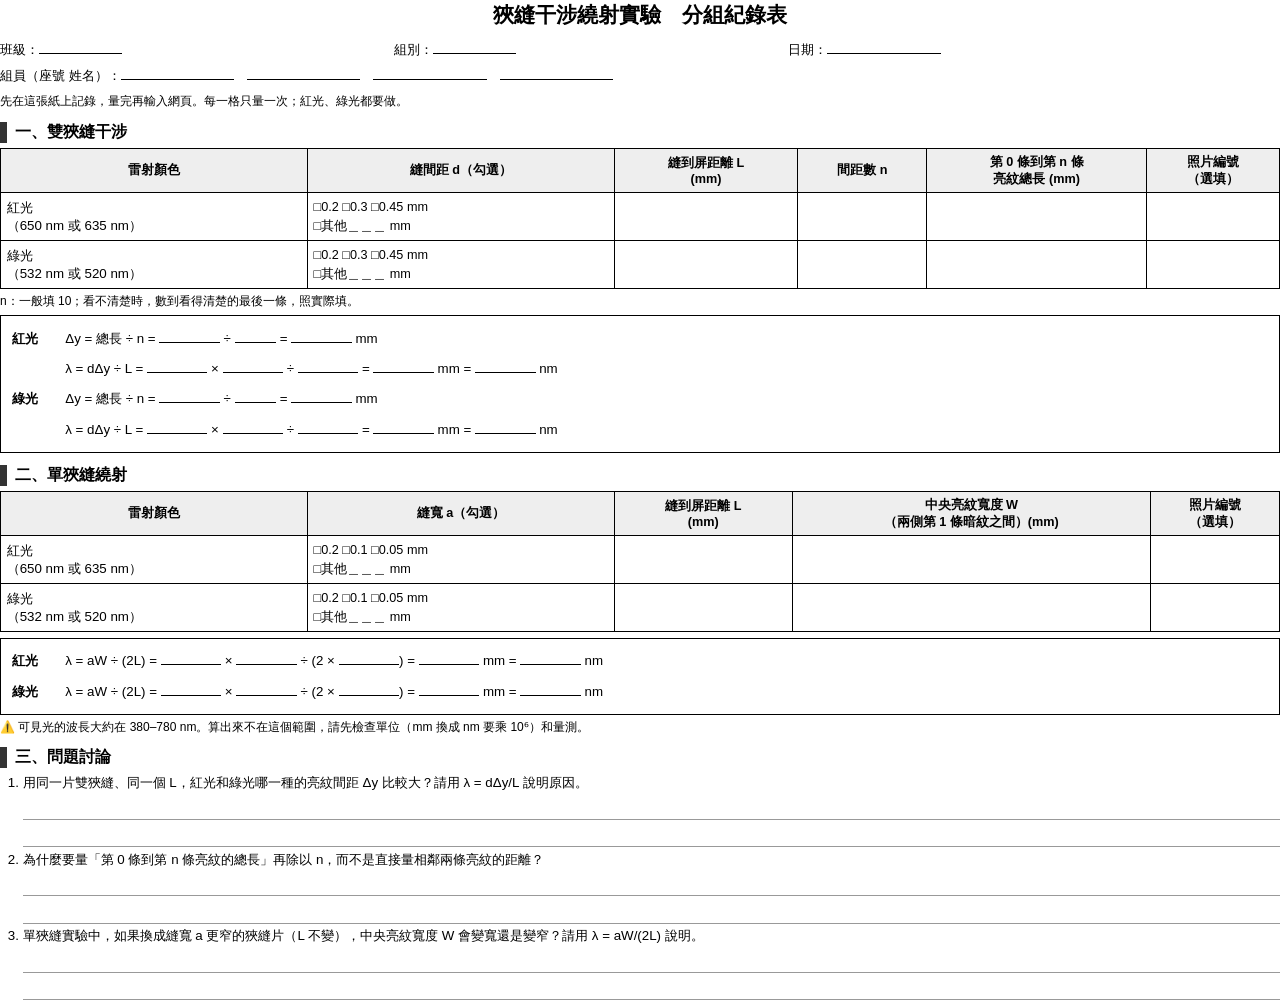
<file: print/分組紀錄表_A4.html>
<!doctype html><html lang="zh-Hant"><head><meta charset="utf-8"><title>狹縫干涉繞射實驗 分組紀錄表</title>
<style>
@page{size:A4;margin:10mm 13mm}
body{font-family:"Noto Sans CJK TC","Microsoft JhengHei",sans-serif;font-size:10pt;margin:0;color:#000}
h1{font-size:16pt;margin:0 0 2mm;text-align:center}
h2{font-size:12pt;margin:3mm 0 1.5mm;border-left:2mm solid #333;padding-left:2mm}
table{border-collapse:collapse;width:100%}
td,th{border:0.3mm solid #000;padding:1.2mm 1.5mm;height:7mm;vertical-align:middle}
.ck{font-size:9.5pt;line-height:5mm;white-space:nowrap}
th{background:#eee;font-weight:700;font-size:9.5pt}
.info td{border:none;height:7mm;padding:0}
.u{display:inline-block;border-bottom:0.3mm solid #000;min-width:22mm}
.calc{border:0.3mm solid #000;padding:2mm 3mm;margin-top:1.5mm;line-height:8mm}
.calc b{display:inline-block;width:14mm}
.b{display:inline-block;border-bottom:0.3mm solid #000;width:16mm}
.bs{display:inline-block;border-bottom:0.3mm solid #000;width:11mm}
.note{font-size:9pt;margin:1mm 0 0}
ol{margin:1mm 0 0;padding-left:6mm}
li{margin-bottom:1mm}
.ans{border-bottom:0.3mm solid #999;height:7mm}
.c{text-align:center}
</style></head><body>
<h1>狹縫干涉繞射實驗　分組紀錄表</h1>
<table class="info"><tr>
<td>班級：<span class="u"></span></td><td>組別：<span class="u"></span></td><td>日期：<span class="u" style="min-width:30mm"></span></td></tr>
<tr><td colspan="3">組員（座號 姓名）：<span class="u" style="min-width:30mm"></span>　<span class="u" style="min-width:30mm"></span>　<span class="u" style="min-width:30mm"></span>　<span class="u" style="min-width:30mm"></span></td></tr></table>
<p class="note">先在這張紙上記錄，量完再輸入網頁。每一格只量一次；紅光、綠光都要做。</p>

<h2>一、雙狹縫干涉</h2>
<table>
<tr><th style="width:24%">雷射顏色</th><th style="width:24%">縫間距 d（勾選）</th><th>縫到屏距離 L<br>(mm)</th><th>間距數 n</th><th>第 0 條到第 n 條<br>亮紋總長 (mm)</th><th>照片編號<br>（選填）</th></tr>
<tr><td>紅光<br>（650 nm 或 635 nm）</td><td class="ck">□0.2 □0.3 □0.45 mm<br>□其他＿＿＿ mm</td><td></td><td></td><td></td><td></td></tr>
<tr><td>綠光<br>（532 nm 或 520 nm）</td><td class="ck">□0.2 □0.3 □0.45 mm<br>□其他＿＿＿ mm</td><td></td><td></td><td></td><td></td></tr>
</table>
<p class="note">n：一般填 10；看不清楚時，數到看得清楚的最後一條，照實際填。</p>
<div class="calc">
<div><b>紅光</b>Δy = 總長 ÷ n = <span class="b"></span> ÷ <span class="bs"></span> = <span class="b"></span> mm</div>
<div><b></b>λ = dΔy ÷ L = <span class="b"></span> × <span class="b"></span> ÷ <span class="b"></span> = <span class="b"></span> mm = <span class="b"></span> nm</div>
<div><b>綠光</b>Δy = 總長 ÷ n = <span class="b"></span> ÷ <span class="bs"></span> = <span class="b"></span> mm</div>
<div><b></b>λ = dΔy ÷ L = <span class="b"></span> × <span class="b"></span> ÷ <span class="b"></span> = <span class="b"></span> mm = <span class="b"></span> nm</div>
</div>

<h2>二、單狹縫繞射</h2>
<table>
<tr><th style="width:24%">雷射顏色</th><th style="width:24%">縫寬 a（勾選）</th><th>縫到屏距離 L<br>(mm)</th><th style="width:28%">中央亮紋寬度 W<br>（兩側第 1 條暗紋之間）(mm)</th><th>照片編號<br>（選填）</th></tr>
<tr><td>紅光<br>（650 nm 或 635 nm）</td><td class="ck">□0.2 □0.1 □0.05 mm<br>□其他＿＿＿ mm</td><td></td><td></td><td></td></tr>
<tr><td>綠光<br>（532 nm 或 520 nm）</td><td class="ck">□0.2 □0.1 □0.05 mm<br>□其他＿＿＿ mm</td><td></td><td></td><td></td></tr>
</table>
<div class="calc">
<div><b>紅光</b>λ = aW ÷ (2L) = <span class="b"></span> × <span class="b"></span> ÷ (2 × <span class="b"></span>) = <span class="b"></span> mm = <span class="b"></span> nm</div>
<div><b>綠光</b>λ = aW ÷ (2L) = <span class="b"></span> × <span class="b"></span> ÷ (2 × <span class="b"></span>) = <span class="b"></span> mm = <span class="b"></span> nm</div>
</div>
<p class="note">⚠️ 可見光的波長大約在 380–780 nm。算出來不在這個範圍，請先檢查單位（mm 換成 nm 要乘 10⁶）和量測。</p>

<h2>三、問題討論</h2>
<ol>
<li>用同一片雙狹縫、同一個 L，紅光和綠光哪一種的亮紋間距 Δy 比較大？請用 λ = dΔy/L 說明原因。
<div class="ans"></div><div class="ans"></div></li>
<li>為什麼要量「第 0 條到第 n 條亮紋的總長」再除以 n，而不是直接量相鄰兩條亮紋的距離？
<div class="ans"></div><div class="ans"></div></li>
<li>單狹縫實驗中，如果換成縫寬 a 更窄的狹縫片（L 不變），中央亮紋寬度 W 會變寬還是變窄？請用 λ = aW/(2L) 說明。
<div class="ans"></div><div class="ans"></div></li>
</ol>
</body></html>
</file>
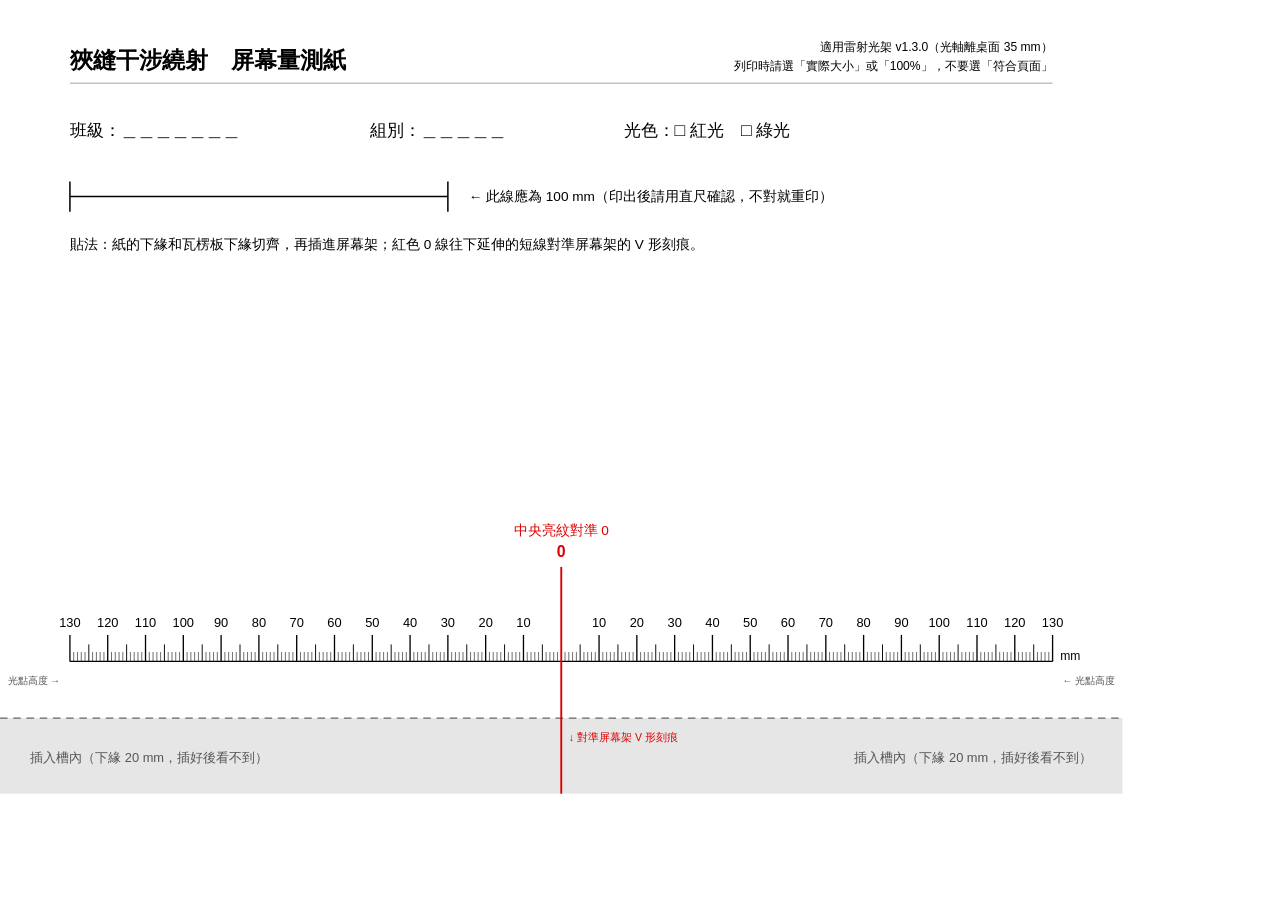
<file: print/屏幕量測紙_A4.html>
<!doctype html><html lang="zh-Hant"><head><meta charset="utf-8"><title>狹縫干涉繞射 屏幕量測紙（雷射光架 v1.3.0）</title>
<style>@page{size:297mm 210mm;margin:0}html,body{margin:0}svg{display:block;font-family:"Noto Sans CJK TC","Microsoft JhengHei",sans-serif}</style></head><body>
<svg xmlns="http://www.w3.org/2000/svg" width="297mm" height="210mm" viewBox="0 0 297 210">
<text x="18.5" y="18" font-size="6" font-weight="700">狹縫干涉繞射　屏幕量測紙</text>
<text x="278.5" y="13.5" font-size="3.2" text-anchor="end">適用雷射光架 v1.3.0（光軸離桌面 35 mm）</text>
<text x="278.5" y="18.5" font-size="3.2" text-anchor="end">列印時請選「實際大小」或「100%」，不要選「符合頁面」</text>
<line x1="18.5" y1="22" x2="278.5" y2="22" stroke="#888" stroke-width="0.2"/>
<g font-size="4.6">
<text x="18.5" y="36">班級：＿＿＿＿＿＿＿</text>
<text x="98" y="36">組別：＿＿＿＿＿</text>
<text x="165" y="36">光色：□ 紅光　□ 綠光</text>
</g>
<line x1="18.5" y1="52" x2="118.5" y2="52" stroke="#000" stroke-width="0.4"/>
<line x1="18.5" y1="48" x2="118.5" y2="48" stroke="none"/>
<line x1="18.5" y1="48" x2="18.5" y2="56" stroke="#000" stroke-width="0.4"/>
<line x1="118.5" y1="48" x2="118.5" y2="56" stroke="#000" stroke-width="0.4"/>
<text x="124" y="53.3" font-size="3.6">← 此線應為 100 mm（印出後請用直尺確認，不對就重印）</text>
<text x="18.5" y="66" font-size="3.6">貼法：紙的下緣和瓦楞板下緣切齊，再插進屏幕架；紅色 0 線往下延伸的短線對準屏幕架的 V 形刻痕。</text>
<rect x="0" y="190" width="297" height="20" fill="#e6e6e6"/>
<line x1="0" y1="190" x2="297" y2="190" stroke="#666" stroke-width="0.3" stroke-dasharray="2 1.5"/>
<text x="8" y="201.5" font-size="3.4" fill="#555" text-anchor="start">插入槽內（下緣 20 mm，插好後看不到）</text>
<text x="289" y="201.5" font-size="3.4" fill="#555" text-anchor="end">插入槽內（下緣 20 mm，插好後看不到）</text>
<line x1="18.5" y1="168.0" x2="18.5" y2="175.0" stroke="#000" stroke-width="0.35"/>
<text x="18.5" y="166.0" font-size="3.4" text-anchor="middle">130</text>
<line x1="19.5" y1="172.5" x2="19.5" y2="175.0" stroke="#000" stroke-width="0.15"/>
<line x1="20.5" y1="172.5" x2="20.5" y2="175.0" stroke="#000" stroke-width="0.15"/>
<line x1="21.5" y1="172.5" x2="21.5" y2="175.0" stroke="#000" stroke-width="0.15"/>
<line x1="22.5" y1="172.5" x2="22.5" y2="175.0" stroke="#000" stroke-width="0.15"/>
<line x1="23.5" y1="170.5" x2="23.5" y2="175.0" stroke="#000" stroke-width="0.25"/>
<line x1="24.5" y1="172.5" x2="24.5" y2="175.0" stroke="#000" stroke-width="0.15"/>
<line x1="25.5" y1="172.5" x2="25.5" y2="175.0" stroke="#000" stroke-width="0.15"/>
<line x1="26.5" y1="172.5" x2="26.5" y2="175.0" stroke="#000" stroke-width="0.15"/>
<line x1="27.5" y1="172.5" x2="27.5" y2="175.0" stroke="#000" stroke-width="0.15"/>
<line x1="28.5" y1="168.0" x2="28.5" y2="175.0" stroke="#000" stroke-width="0.35"/>
<text x="28.5" y="166.0" font-size="3.4" text-anchor="middle">120</text>
<line x1="29.5" y1="172.5" x2="29.5" y2="175.0" stroke="#000" stroke-width="0.15"/>
<line x1="30.5" y1="172.5" x2="30.5" y2="175.0" stroke="#000" stroke-width="0.15"/>
<line x1="31.5" y1="172.5" x2="31.5" y2="175.0" stroke="#000" stroke-width="0.15"/>
<line x1="32.5" y1="172.5" x2="32.5" y2="175.0" stroke="#000" stroke-width="0.15"/>
<line x1="33.5" y1="170.5" x2="33.5" y2="175.0" stroke="#000" stroke-width="0.25"/>
<line x1="34.5" y1="172.5" x2="34.5" y2="175.0" stroke="#000" stroke-width="0.15"/>
<line x1="35.5" y1="172.5" x2="35.5" y2="175.0" stroke="#000" stroke-width="0.15"/>
<line x1="36.5" y1="172.5" x2="36.5" y2="175.0" stroke="#000" stroke-width="0.15"/>
<line x1="37.5" y1="172.5" x2="37.5" y2="175.0" stroke="#000" stroke-width="0.15"/>
<line x1="38.5" y1="168.0" x2="38.5" y2="175.0" stroke="#000" stroke-width="0.35"/>
<text x="38.5" y="166.0" font-size="3.4" text-anchor="middle">110</text>
<line x1="39.5" y1="172.5" x2="39.5" y2="175.0" stroke="#000" stroke-width="0.15"/>
<line x1="40.5" y1="172.5" x2="40.5" y2="175.0" stroke="#000" stroke-width="0.15"/>
<line x1="41.5" y1="172.5" x2="41.5" y2="175.0" stroke="#000" stroke-width="0.15"/>
<line x1="42.5" y1="172.5" x2="42.5" y2="175.0" stroke="#000" stroke-width="0.15"/>
<line x1="43.5" y1="170.5" x2="43.5" y2="175.0" stroke="#000" stroke-width="0.25"/>
<line x1="44.5" y1="172.5" x2="44.5" y2="175.0" stroke="#000" stroke-width="0.15"/>
<line x1="45.5" y1="172.5" x2="45.5" y2="175.0" stroke="#000" stroke-width="0.15"/>
<line x1="46.5" y1="172.5" x2="46.5" y2="175.0" stroke="#000" stroke-width="0.15"/>
<line x1="47.5" y1="172.5" x2="47.5" y2="175.0" stroke="#000" stroke-width="0.15"/>
<line x1="48.5" y1="168.0" x2="48.5" y2="175.0" stroke="#000" stroke-width="0.35"/>
<text x="48.5" y="166.0" font-size="3.4" text-anchor="middle">100</text>
<line x1="49.5" y1="172.5" x2="49.5" y2="175.0" stroke="#000" stroke-width="0.15"/>
<line x1="50.5" y1="172.5" x2="50.5" y2="175.0" stroke="#000" stroke-width="0.15"/>
<line x1="51.5" y1="172.5" x2="51.5" y2="175.0" stroke="#000" stroke-width="0.15"/>
<line x1="52.5" y1="172.5" x2="52.5" y2="175.0" stroke="#000" stroke-width="0.15"/>
<line x1="53.5" y1="170.5" x2="53.5" y2="175.0" stroke="#000" stroke-width="0.25"/>
<line x1="54.5" y1="172.5" x2="54.5" y2="175.0" stroke="#000" stroke-width="0.15"/>
<line x1="55.5" y1="172.5" x2="55.5" y2="175.0" stroke="#000" stroke-width="0.15"/>
<line x1="56.5" y1="172.5" x2="56.5" y2="175.0" stroke="#000" stroke-width="0.15"/>
<line x1="57.5" y1="172.5" x2="57.5" y2="175.0" stroke="#000" stroke-width="0.15"/>
<line x1="58.5" y1="168.0" x2="58.5" y2="175.0" stroke="#000" stroke-width="0.35"/>
<text x="58.5" y="166.0" font-size="3.4" text-anchor="middle">90</text>
<line x1="59.5" y1="172.5" x2="59.5" y2="175.0" stroke="#000" stroke-width="0.15"/>
<line x1="60.5" y1="172.5" x2="60.5" y2="175.0" stroke="#000" stroke-width="0.15"/>
<line x1="61.5" y1="172.5" x2="61.5" y2="175.0" stroke="#000" stroke-width="0.15"/>
<line x1="62.5" y1="172.5" x2="62.5" y2="175.0" stroke="#000" stroke-width="0.15"/>
<line x1="63.5" y1="170.5" x2="63.5" y2="175.0" stroke="#000" stroke-width="0.25"/>
<line x1="64.5" y1="172.5" x2="64.5" y2="175.0" stroke="#000" stroke-width="0.15"/>
<line x1="65.5" y1="172.5" x2="65.5" y2="175.0" stroke="#000" stroke-width="0.15"/>
<line x1="66.5" y1="172.5" x2="66.5" y2="175.0" stroke="#000" stroke-width="0.15"/>
<line x1="67.5" y1="172.5" x2="67.5" y2="175.0" stroke="#000" stroke-width="0.15"/>
<line x1="68.5" y1="168.0" x2="68.5" y2="175.0" stroke="#000" stroke-width="0.35"/>
<text x="68.5" y="166.0" font-size="3.4" text-anchor="middle">80</text>
<line x1="69.5" y1="172.5" x2="69.5" y2="175.0" stroke="#000" stroke-width="0.15"/>
<line x1="70.5" y1="172.5" x2="70.5" y2="175.0" stroke="#000" stroke-width="0.15"/>
<line x1="71.5" y1="172.5" x2="71.5" y2="175.0" stroke="#000" stroke-width="0.15"/>
<line x1="72.5" y1="172.5" x2="72.5" y2="175.0" stroke="#000" stroke-width="0.15"/>
<line x1="73.5" y1="170.5" x2="73.5" y2="175.0" stroke="#000" stroke-width="0.25"/>
<line x1="74.5" y1="172.5" x2="74.5" y2="175.0" stroke="#000" stroke-width="0.15"/>
<line x1="75.5" y1="172.5" x2="75.5" y2="175.0" stroke="#000" stroke-width="0.15"/>
<line x1="76.5" y1="172.5" x2="76.5" y2="175.0" stroke="#000" stroke-width="0.15"/>
<line x1="77.5" y1="172.5" x2="77.5" y2="175.0" stroke="#000" stroke-width="0.15"/>
<line x1="78.5" y1="168.0" x2="78.5" y2="175.0" stroke="#000" stroke-width="0.35"/>
<text x="78.5" y="166.0" font-size="3.4" text-anchor="middle">70</text>
<line x1="79.5" y1="172.5" x2="79.5" y2="175.0" stroke="#000" stroke-width="0.15"/>
<line x1="80.5" y1="172.5" x2="80.5" y2="175.0" stroke="#000" stroke-width="0.15"/>
<line x1="81.5" y1="172.5" x2="81.5" y2="175.0" stroke="#000" stroke-width="0.15"/>
<line x1="82.5" y1="172.5" x2="82.5" y2="175.0" stroke="#000" stroke-width="0.15"/>
<line x1="83.5" y1="170.5" x2="83.5" y2="175.0" stroke="#000" stroke-width="0.25"/>
<line x1="84.5" y1="172.5" x2="84.5" y2="175.0" stroke="#000" stroke-width="0.15"/>
<line x1="85.5" y1="172.5" x2="85.5" y2="175.0" stroke="#000" stroke-width="0.15"/>
<line x1="86.5" y1="172.5" x2="86.5" y2="175.0" stroke="#000" stroke-width="0.15"/>
<line x1="87.5" y1="172.5" x2="87.5" y2="175.0" stroke="#000" stroke-width="0.15"/>
<line x1="88.5" y1="168.0" x2="88.5" y2="175.0" stroke="#000" stroke-width="0.35"/>
<text x="88.5" y="166.0" font-size="3.4" text-anchor="middle">60</text>
<line x1="89.5" y1="172.5" x2="89.5" y2="175.0" stroke="#000" stroke-width="0.15"/>
<line x1="90.5" y1="172.5" x2="90.5" y2="175.0" stroke="#000" stroke-width="0.15"/>
<line x1="91.5" y1="172.5" x2="91.5" y2="175.0" stroke="#000" stroke-width="0.15"/>
<line x1="92.5" y1="172.5" x2="92.5" y2="175.0" stroke="#000" stroke-width="0.15"/>
<line x1="93.5" y1="170.5" x2="93.5" y2="175.0" stroke="#000" stroke-width="0.25"/>
<line x1="94.5" y1="172.5" x2="94.5" y2="175.0" stroke="#000" stroke-width="0.15"/>
<line x1="95.5" y1="172.5" x2="95.5" y2="175.0" stroke="#000" stroke-width="0.15"/>
<line x1="96.5" y1="172.5" x2="96.5" y2="175.0" stroke="#000" stroke-width="0.15"/>
<line x1="97.5" y1="172.5" x2="97.5" y2="175.0" stroke="#000" stroke-width="0.15"/>
<line x1="98.5" y1="168.0" x2="98.5" y2="175.0" stroke="#000" stroke-width="0.35"/>
<text x="98.5" y="166.0" font-size="3.4" text-anchor="middle">50</text>
<line x1="99.5" y1="172.5" x2="99.5" y2="175.0" stroke="#000" stroke-width="0.15"/>
<line x1="100.5" y1="172.5" x2="100.5" y2="175.0" stroke="#000" stroke-width="0.15"/>
<line x1="101.5" y1="172.5" x2="101.5" y2="175.0" stroke="#000" stroke-width="0.15"/>
<line x1="102.5" y1="172.5" x2="102.5" y2="175.0" stroke="#000" stroke-width="0.15"/>
<line x1="103.5" y1="170.5" x2="103.5" y2="175.0" stroke="#000" stroke-width="0.25"/>
<line x1="104.5" y1="172.5" x2="104.5" y2="175.0" stroke="#000" stroke-width="0.15"/>
<line x1="105.5" y1="172.5" x2="105.5" y2="175.0" stroke="#000" stroke-width="0.15"/>
<line x1="106.5" y1="172.5" x2="106.5" y2="175.0" stroke="#000" stroke-width="0.15"/>
<line x1="107.5" y1="172.5" x2="107.5" y2="175.0" stroke="#000" stroke-width="0.15"/>
<line x1="108.5" y1="168.0" x2="108.5" y2="175.0" stroke="#000" stroke-width="0.35"/>
<text x="108.5" y="166.0" font-size="3.4" text-anchor="middle">40</text>
<line x1="109.5" y1="172.5" x2="109.5" y2="175.0" stroke="#000" stroke-width="0.15"/>
<line x1="110.5" y1="172.5" x2="110.5" y2="175.0" stroke="#000" stroke-width="0.15"/>
<line x1="111.5" y1="172.5" x2="111.5" y2="175.0" stroke="#000" stroke-width="0.15"/>
<line x1="112.5" y1="172.5" x2="112.5" y2="175.0" stroke="#000" stroke-width="0.15"/>
<line x1="113.5" y1="170.5" x2="113.5" y2="175.0" stroke="#000" stroke-width="0.25"/>
<line x1="114.5" y1="172.5" x2="114.5" y2="175.0" stroke="#000" stroke-width="0.15"/>
<line x1="115.5" y1="172.5" x2="115.5" y2="175.0" stroke="#000" stroke-width="0.15"/>
<line x1="116.5" y1="172.5" x2="116.5" y2="175.0" stroke="#000" stroke-width="0.15"/>
<line x1="117.5" y1="172.5" x2="117.5" y2="175.0" stroke="#000" stroke-width="0.15"/>
<line x1="118.5" y1="168.0" x2="118.5" y2="175.0" stroke="#000" stroke-width="0.35"/>
<text x="118.5" y="166.0" font-size="3.4" text-anchor="middle">30</text>
<line x1="119.5" y1="172.5" x2="119.5" y2="175.0" stroke="#000" stroke-width="0.15"/>
<line x1="120.5" y1="172.5" x2="120.5" y2="175.0" stroke="#000" stroke-width="0.15"/>
<line x1="121.5" y1="172.5" x2="121.5" y2="175.0" stroke="#000" stroke-width="0.15"/>
<line x1="122.5" y1="172.5" x2="122.5" y2="175.0" stroke="#000" stroke-width="0.15"/>
<line x1="123.5" y1="170.5" x2="123.5" y2="175.0" stroke="#000" stroke-width="0.25"/>
<line x1="124.5" y1="172.5" x2="124.5" y2="175.0" stroke="#000" stroke-width="0.15"/>
<line x1="125.5" y1="172.5" x2="125.5" y2="175.0" stroke="#000" stroke-width="0.15"/>
<line x1="126.5" y1="172.5" x2="126.5" y2="175.0" stroke="#000" stroke-width="0.15"/>
<line x1="127.5" y1="172.5" x2="127.5" y2="175.0" stroke="#000" stroke-width="0.15"/>
<line x1="128.5" y1="168.0" x2="128.5" y2="175.0" stroke="#000" stroke-width="0.35"/>
<text x="128.5" y="166.0" font-size="3.4" text-anchor="middle">20</text>
<line x1="129.5" y1="172.5" x2="129.5" y2="175.0" stroke="#000" stroke-width="0.15"/>
<line x1="130.5" y1="172.5" x2="130.5" y2="175.0" stroke="#000" stroke-width="0.15"/>
<line x1="131.5" y1="172.5" x2="131.5" y2="175.0" stroke="#000" stroke-width="0.15"/>
<line x1="132.5" y1="172.5" x2="132.5" y2="175.0" stroke="#000" stroke-width="0.15"/>
<line x1="133.5" y1="170.5" x2="133.5" y2="175.0" stroke="#000" stroke-width="0.25"/>
<line x1="134.5" y1="172.5" x2="134.5" y2="175.0" stroke="#000" stroke-width="0.15"/>
<line x1="135.5" y1="172.5" x2="135.5" y2="175.0" stroke="#000" stroke-width="0.15"/>
<line x1="136.5" y1="172.5" x2="136.5" y2="175.0" stroke="#000" stroke-width="0.15"/>
<line x1="137.5" y1="172.5" x2="137.5" y2="175.0" stroke="#000" stroke-width="0.15"/>
<line x1="138.5" y1="168.0" x2="138.5" y2="175.0" stroke="#000" stroke-width="0.35"/>
<text x="138.5" y="166.0" font-size="3.4" text-anchor="middle">10</text>
<line x1="139.5" y1="172.5" x2="139.5" y2="175.0" stroke="#000" stroke-width="0.15"/>
<line x1="140.5" y1="172.5" x2="140.5" y2="175.0" stroke="#000" stroke-width="0.15"/>
<line x1="141.5" y1="172.5" x2="141.5" y2="175.0" stroke="#000" stroke-width="0.15"/>
<line x1="142.5" y1="172.5" x2="142.5" y2="175.0" stroke="#000" stroke-width="0.15"/>
<line x1="143.5" y1="170.5" x2="143.5" y2="175.0" stroke="#000" stroke-width="0.25"/>
<line x1="144.5" y1="172.5" x2="144.5" y2="175.0" stroke="#000" stroke-width="0.15"/>
<line x1="145.5" y1="172.5" x2="145.5" y2="175.0" stroke="#000" stroke-width="0.15"/>
<line x1="146.5" y1="172.5" x2="146.5" y2="175.0" stroke="#000" stroke-width="0.15"/>
<line x1="147.5" y1="172.5" x2="147.5" y2="175.0" stroke="#000" stroke-width="0.15"/>
<line x1="149.5" y1="172.5" x2="149.5" y2="175.0" stroke="#000" stroke-width="0.15"/>
<line x1="150.5" y1="172.5" x2="150.5" y2="175.0" stroke="#000" stroke-width="0.15"/>
<line x1="151.5" y1="172.5" x2="151.5" y2="175.0" stroke="#000" stroke-width="0.15"/>
<line x1="152.5" y1="172.5" x2="152.5" y2="175.0" stroke="#000" stroke-width="0.15"/>
<line x1="153.5" y1="170.5" x2="153.5" y2="175.0" stroke="#000" stroke-width="0.25"/>
<line x1="154.5" y1="172.5" x2="154.5" y2="175.0" stroke="#000" stroke-width="0.15"/>
<line x1="155.5" y1="172.5" x2="155.5" y2="175.0" stroke="#000" stroke-width="0.15"/>
<line x1="156.5" y1="172.5" x2="156.5" y2="175.0" stroke="#000" stroke-width="0.15"/>
<line x1="157.5" y1="172.5" x2="157.5" y2="175.0" stroke="#000" stroke-width="0.15"/>
<line x1="158.5" y1="168.0" x2="158.5" y2="175.0" stroke="#000" stroke-width="0.35"/>
<text x="158.5" y="166.0" font-size="3.4" text-anchor="middle">10</text>
<line x1="159.5" y1="172.5" x2="159.5" y2="175.0" stroke="#000" stroke-width="0.15"/>
<line x1="160.5" y1="172.5" x2="160.5" y2="175.0" stroke="#000" stroke-width="0.15"/>
<line x1="161.5" y1="172.5" x2="161.5" y2="175.0" stroke="#000" stroke-width="0.15"/>
<line x1="162.5" y1="172.5" x2="162.5" y2="175.0" stroke="#000" stroke-width="0.15"/>
<line x1="163.5" y1="170.5" x2="163.5" y2="175.0" stroke="#000" stroke-width="0.25"/>
<line x1="164.5" y1="172.5" x2="164.5" y2="175.0" stroke="#000" stroke-width="0.15"/>
<line x1="165.5" y1="172.5" x2="165.5" y2="175.0" stroke="#000" stroke-width="0.15"/>
<line x1="166.5" y1="172.5" x2="166.5" y2="175.0" stroke="#000" stroke-width="0.15"/>
<line x1="167.5" y1="172.5" x2="167.5" y2="175.0" stroke="#000" stroke-width="0.15"/>
<line x1="168.5" y1="168.0" x2="168.5" y2="175.0" stroke="#000" stroke-width="0.35"/>
<text x="168.5" y="166.0" font-size="3.4" text-anchor="middle">20</text>
<line x1="169.5" y1="172.5" x2="169.5" y2="175.0" stroke="#000" stroke-width="0.15"/>
<line x1="170.5" y1="172.5" x2="170.5" y2="175.0" stroke="#000" stroke-width="0.15"/>
<line x1="171.5" y1="172.5" x2="171.5" y2="175.0" stroke="#000" stroke-width="0.15"/>
<line x1="172.5" y1="172.5" x2="172.5" y2="175.0" stroke="#000" stroke-width="0.15"/>
<line x1="173.5" y1="170.5" x2="173.5" y2="175.0" stroke="#000" stroke-width="0.25"/>
<line x1="174.5" y1="172.5" x2="174.5" y2="175.0" stroke="#000" stroke-width="0.15"/>
<line x1="175.5" y1="172.5" x2="175.5" y2="175.0" stroke="#000" stroke-width="0.15"/>
<line x1="176.5" y1="172.5" x2="176.5" y2="175.0" stroke="#000" stroke-width="0.15"/>
<line x1="177.5" y1="172.5" x2="177.5" y2="175.0" stroke="#000" stroke-width="0.15"/>
<line x1="178.5" y1="168.0" x2="178.5" y2="175.0" stroke="#000" stroke-width="0.35"/>
<text x="178.5" y="166.0" font-size="3.4" text-anchor="middle">30</text>
<line x1="179.5" y1="172.5" x2="179.5" y2="175.0" stroke="#000" stroke-width="0.15"/>
<line x1="180.5" y1="172.5" x2="180.5" y2="175.0" stroke="#000" stroke-width="0.15"/>
<line x1="181.5" y1="172.5" x2="181.5" y2="175.0" stroke="#000" stroke-width="0.15"/>
<line x1="182.5" y1="172.5" x2="182.5" y2="175.0" stroke="#000" stroke-width="0.15"/>
<line x1="183.5" y1="170.5" x2="183.5" y2="175.0" stroke="#000" stroke-width="0.25"/>
<line x1="184.5" y1="172.5" x2="184.5" y2="175.0" stroke="#000" stroke-width="0.15"/>
<line x1="185.5" y1="172.5" x2="185.5" y2="175.0" stroke="#000" stroke-width="0.15"/>
<line x1="186.5" y1="172.5" x2="186.5" y2="175.0" stroke="#000" stroke-width="0.15"/>
<line x1="187.5" y1="172.5" x2="187.5" y2="175.0" stroke="#000" stroke-width="0.15"/>
<line x1="188.5" y1="168.0" x2="188.5" y2="175.0" stroke="#000" stroke-width="0.35"/>
<text x="188.5" y="166.0" font-size="3.4" text-anchor="middle">40</text>
<line x1="189.5" y1="172.5" x2="189.5" y2="175.0" stroke="#000" stroke-width="0.15"/>
<line x1="190.5" y1="172.5" x2="190.5" y2="175.0" stroke="#000" stroke-width="0.15"/>
<line x1="191.5" y1="172.5" x2="191.5" y2="175.0" stroke="#000" stroke-width="0.15"/>
<line x1="192.5" y1="172.5" x2="192.5" y2="175.0" stroke="#000" stroke-width="0.15"/>
<line x1="193.5" y1="170.5" x2="193.5" y2="175.0" stroke="#000" stroke-width="0.25"/>
<line x1="194.5" y1="172.5" x2="194.5" y2="175.0" stroke="#000" stroke-width="0.15"/>
<line x1="195.5" y1="172.5" x2="195.5" y2="175.0" stroke="#000" stroke-width="0.15"/>
<line x1="196.5" y1="172.5" x2="196.5" y2="175.0" stroke="#000" stroke-width="0.15"/>
<line x1="197.5" y1="172.5" x2="197.5" y2="175.0" stroke="#000" stroke-width="0.15"/>
<line x1="198.5" y1="168.0" x2="198.5" y2="175.0" stroke="#000" stroke-width="0.35"/>
<text x="198.5" y="166.0" font-size="3.4" text-anchor="middle">50</text>
<line x1="199.5" y1="172.5" x2="199.5" y2="175.0" stroke="#000" stroke-width="0.15"/>
<line x1="200.5" y1="172.5" x2="200.5" y2="175.0" stroke="#000" stroke-width="0.15"/>
<line x1="201.5" y1="172.5" x2="201.5" y2="175.0" stroke="#000" stroke-width="0.15"/>
<line x1="202.5" y1="172.5" x2="202.5" y2="175.0" stroke="#000" stroke-width="0.15"/>
<line x1="203.5" y1="170.5" x2="203.5" y2="175.0" stroke="#000" stroke-width="0.25"/>
<line x1="204.5" y1="172.5" x2="204.5" y2="175.0" stroke="#000" stroke-width="0.15"/>
<line x1="205.5" y1="172.5" x2="205.5" y2="175.0" stroke="#000" stroke-width="0.15"/>
<line x1="206.5" y1="172.5" x2="206.5" y2="175.0" stroke="#000" stroke-width="0.15"/>
<line x1="207.5" y1="172.5" x2="207.5" y2="175.0" stroke="#000" stroke-width="0.15"/>
<line x1="208.5" y1="168.0" x2="208.5" y2="175.0" stroke="#000" stroke-width="0.35"/>
<text x="208.5" y="166.0" font-size="3.4" text-anchor="middle">60</text>
<line x1="209.5" y1="172.5" x2="209.5" y2="175.0" stroke="#000" stroke-width="0.15"/>
<line x1="210.5" y1="172.5" x2="210.5" y2="175.0" stroke="#000" stroke-width="0.15"/>
<line x1="211.5" y1="172.5" x2="211.5" y2="175.0" stroke="#000" stroke-width="0.15"/>
<line x1="212.5" y1="172.5" x2="212.5" y2="175.0" stroke="#000" stroke-width="0.15"/>
<line x1="213.5" y1="170.5" x2="213.5" y2="175.0" stroke="#000" stroke-width="0.25"/>
<line x1="214.5" y1="172.5" x2="214.5" y2="175.0" stroke="#000" stroke-width="0.15"/>
<line x1="215.5" y1="172.5" x2="215.5" y2="175.0" stroke="#000" stroke-width="0.15"/>
<line x1="216.5" y1="172.5" x2="216.5" y2="175.0" stroke="#000" stroke-width="0.15"/>
<line x1="217.5" y1="172.5" x2="217.5" y2="175.0" stroke="#000" stroke-width="0.15"/>
<line x1="218.5" y1="168.0" x2="218.5" y2="175.0" stroke="#000" stroke-width="0.35"/>
<text x="218.5" y="166.0" font-size="3.4" text-anchor="middle">70</text>
<line x1="219.5" y1="172.5" x2="219.5" y2="175.0" stroke="#000" stroke-width="0.15"/>
<line x1="220.5" y1="172.5" x2="220.5" y2="175.0" stroke="#000" stroke-width="0.15"/>
<line x1="221.5" y1="172.5" x2="221.5" y2="175.0" stroke="#000" stroke-width="0.15"/>
<line x1="222.5" y1="172.5" x2="222.5" y2="175.0" stroke="#000" stroke-width="0.15"/>
<line x1="223.5" y1="170.5" x2="223.5" y2="175.0" stroke="#000" stroke-width="0.25"/>
<line x1="224.5" y1="172.5" x2="224.5" y2="175.0" stroke="#000" stroke-width="0.15"/>
<line x1="225.5" y1="172.5" x2="225.5" y2="175.0" stroke="#000" stroke-width="0.15"/>
<line x1="226.5" y1="172.5" x2="226.5" y2="175.0" stroke="#000" stroke-width="0.15"/>
<line x1="227.5" y1="172.5" x2="227.5" y2="175.0" stroke="#000" stroke-width="0.15"/>
<line x1="228.5" y1="168.0" x2="228.5" y2="175.0" stroke="#000" stroke-width="0.35"/>
<text x="228.5" y="166.0" font-size="3.4" text-anchor="middle">80</text>
<line x1="229.5" y1="172.5" x2="229.5" y2="175.0" stroke="#000" stroke-width="0.15"/>
<line x1="230.5" y1="172.5" x2="230.5" y2="175.0" stroke="#000" stroke-width="0.15"/>
<line x1="231.5" y1="172.5" x2="231.5" y2="175.0" stroke="#000" stroke-width="0.15"/>
<line x1="232.5" y1="172.5" x2="232.5" y2="175.0" stroke="#000" stroke-width="0.15"/>
<line x1="233.5" y1="170.5" x2="233.5" y2="175.0" stroke="#000" stroke-width="0.25"/>
<line x1="234.5" y1="172.5" x2="234.5" y2="175.0" stroke="#000" stroke-width="0.15"/>
<line x1="235.5" y1="172.5" x2="235.5" y2="175.0" stroke="#000" stroke-width="0.15"/>
<line x1="236.5" y1="172.5" x2="236.5" y2="175.0" stroke="#000" stroke-width="0.15"/>
<line x1="237.5" y1="172.5" x2="237.5" y2="175.0" stroke="#000" stroke-width="0.15"/>
<line x1="238.5" y1="168.0" x2="238.5" y2="175.0" stroke="#000" stroke-width="0.35"/>
<text x="238.5" y="166.0" font-size="3.4" text-anchor="middle">90</text>
<line x1="239.5" y1="172.5" x2="239.5" y2="175.0" stroke="#000" stroke-width="0.15"/>
<line x1="240.5" y1="172.5" x2="240.5" y2="175.0" stroke="#000" stroke-width="0.15"/>
<line x1="241.5" y1="172.5" x2="241.5" y2="175.0" stroke="#000" stroke-width="0.15"/>
<line x1="242.5" y1="172.5" x2="242.5" y2="175.0" stroke="#000" stroke-width="0.15"/>
<line x1="243.5" y1="170.5" x2="243.5" y2="175.0" stroke="#000" stroke-width="0.25"/>
<line x1="244.5" y1="172.5" x2="244.5" y2="175.0" stroke="#000" stroke-width="0.15"/>
<line x1="245.5" y1="172.5" x2="245.5" y2="175.0" stroke="#000" stroke-width="0.15"/>
<line x1="246.5" y1="172.5" x2="246.5" y2="175.0" stroke="#000" stroke-width="0.15"/>
<line x1="247.5" y1="172.5" x2="247.5" y2="175.0" stroke="#000" stroke-width="0.15"/>
<line x1="248.5" y1="168.0" x2="248.5" y2="175.0" stroke="#000" stroke-width="0.35"/>
<text x="248.5" y="166.0" font-size="3.4" text-anchor="middle">100</text>
<line x1="249.5" y1="172.5" x2="249.5" y2="175.0" stroke="#000" stroke-width="0.15"/>
<line x1="250.5" y1="172.5" x2="250.5" y2="175.0" stroke="#000" stroke-width="0.15"/>
<line x1="251.5" y1="172.5" x2="251.5" y2="175.0" stroke="#000" stroke-width="0.15"/>
<line x1="252.5" y1="172.5" x2="252.5" y2="175.0" stroke="#000" stroke-width="0.15"/>
<line x1="253.5" y1="170.5" x2="253.5" y2="175.0" stroke="#000" stroke-width="0.25"/>
<line x1="254.5" y1="172.5" x2="254.5" y2="175.0" stroke="#000" stroke-width="0.15"/>
<line x1="255.5" y1="172.5" x2="255.5" y2="175.0" stroke="#000" stroke-width="0.15"/>
<line x1="256.5" y1="172.5" x2="256.5" y2="175.0" stroke="#000" stroke-width="0.15"/>
<line x1="257.5" y1="172.5" x2="257.5" y2="175.0" stroke="#000" stroke-width="0.15"/>
<line x1="258.5" y1="168.0" x2="258.5" y2="175.0" stroke="#000" stroke-width="0.35"/>
<text x="258.5" y="166.0" font-size="3.4" text-anchor="middle">110</text>
<line x1="259.5" y1="172.5" x2="259.5" y2="175.0" stroke="#000" stroke-width="0.15"/>
<line x1="260.5" y1="172.5" x2="260.5" y2="175.0" stroke="#000" stroke-width="0.15"/>
<line x1="261.5" y1="172.5" x2="261.5" y2="175.0" stroke="#000" stroke-width="0.15"/>
<line x1="262.5" y1="172.5" x2="262.5" y2="175.0" stroke="#000" stroke-width="0.15"/>
<line x1="263.5" y1="170.5" x2="263.5" y2="175.0" stroke="#000" stroke-width="0.25"/>
<line x1="264.5" y1="172.5" x2="264.5" y2="175.0" stroke="#000" stroke-width="0.15"/>
<line x1="265.5" y1="172.5" x2="265.5" y2="175.0" stroke="#000" stroke-width="0.15"/>
<line x1="266.5" y1="172.5" x2="266.5" y2="175.0" stroke="#000" stroke-width="0.15"/>
<line x1="267.5" y1="172.5" x2="267.5" y2="175.0" stroke="#000" stroke-width="0.15"/>
<line x1="268.5" y1="168.0" x2="268.5" y2="175.0" stroke="#000" stroke-width="0.35"/>
<text x="268.5" y="166.0" font-size="3.4" text-anchor="middle">120</text>
<line x1="269.5" y1="172.5" x2="269.5" y2="175.0" stroke="#000" stroke-width="0.15"/>
<line x1="270.5" y1="172.5" x2="270.5" y2="175.0" stroke="#000" stroke-width="0.15"/>
<line x1="271.5" y1="172.5" x2="271.5" y2="175.0" stroke="#000" stroke-width="0.15"/>
<line x1="272.5" y1="172.5" x2="272.5" y2="175.0" stroke="#000" stroke-width="0.15"/>
<line x1="273.5" y1="170.5" x2="273.5" y2="175.0" stroke="#000" stroke-width="0.25"/>
<line x1="274.5" y1="172.5" x2="274.5" y2="175.0" stroke="#000" stroke-width="0.15"/>
<line x1="275.5" y1="172.5" x2="275.5" y2="175.0" stroke="#000" stroke-width="0.15"/>
<line x1="276.5" y1="172.5" x2="276.5" y2="175.0" stroke="#000" stroke-width="0.15"/>
<line x1="277.5" y1="172.5" x2="277.5" y2="175.0" stroke="#000" stroke-width="0.15"/>
<line x1="278.5" y1="168.0" x2="278.5" y2="175.0" stroke="#000" stroke-width="0.35"/>
<text x="278.5" y="166.0" font-size="3.4" text-anchor="middle">130</text>
<line x1="18.5" y1="175.0" x2="278.5" y2="175.0" stroke="#000" stroke-width="0.3"/>
<text x="280.5" y="174.7" font-size="3.2">mm</text>
<line x1="148.5" y1="150" x2="148.5" y2="210" stroke="#d00" stroke-width="0.5"/>
<text x="148.5" y="147.5" font-size="4.2" text-anchor="middle" fill="#d00" font-weight="700">0</text>
<text x="148.5" y="141.5" font-size="3.6" text-anchor="middle" fill="#d00">中央亮紋對準 0</text>
<text x="2" y="181.1" font-size="2.6" fill="#555">光點高度 →</text>
<text x="295" y="181.1" font-size="2.6" fill="#555" text-anchor="end">← 光點高度</text>
<text x="150.5" y="196" font-size="2.8" fill="#d00">↓ 對準屏幕架 V 形刻痕</text>
</svg></body></html>
</file>
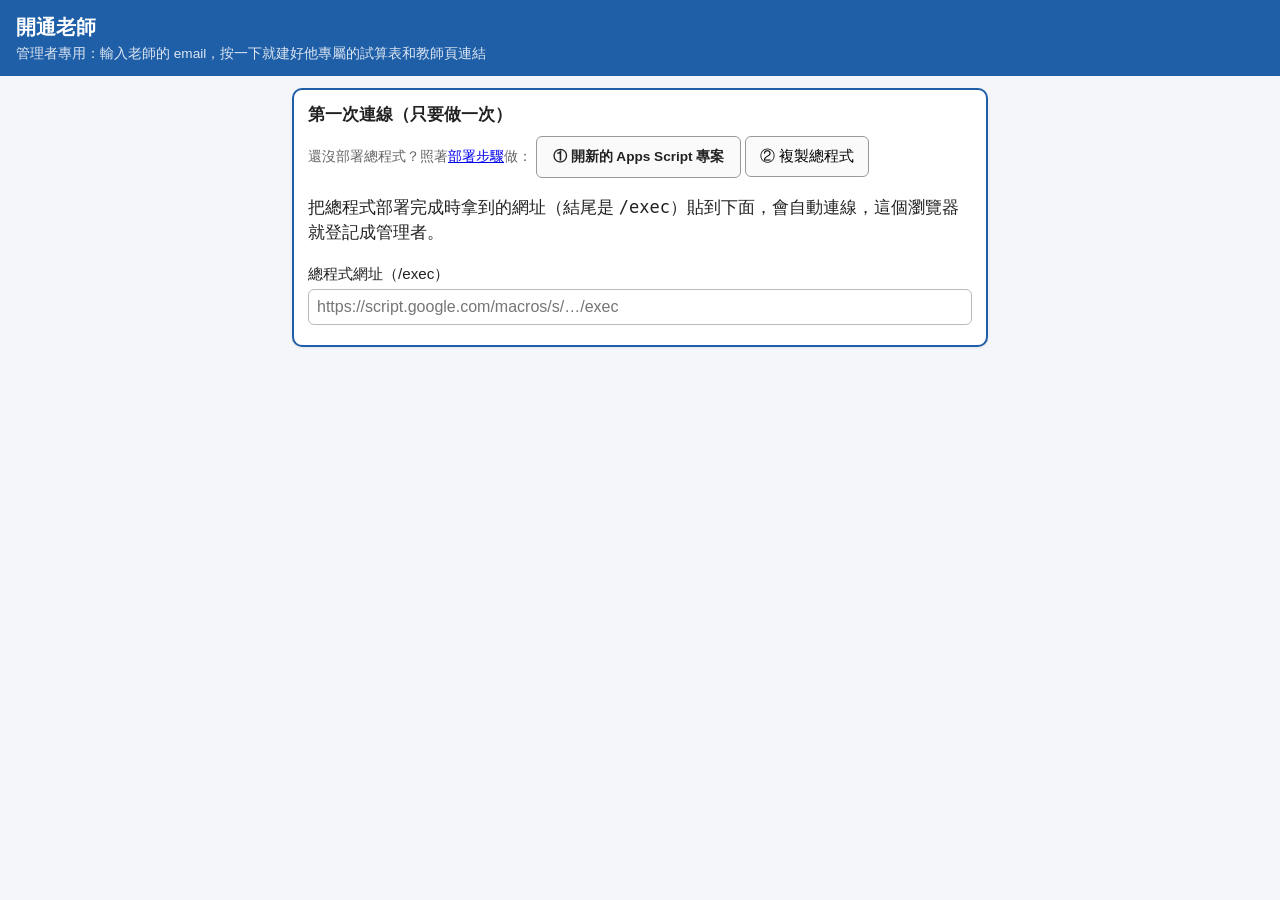
<file: v4/admin.html>
<!DOCTYPE html>
<html lang="zh-Hant-TW">
<head>
<meta charset="UTF-8">
<meta name="viewport" content="width=device-width, initial-scale=1">
<meta name="robots" content="noindex">
<title>開通老師（管理者）　狹縫干涉繞射實驗紀錄</title>
<link rel="stylesheet" href="css/style.css?v=v4a">
</head>
<body>
<header>
  <h1>開通老師</h1>
  <p class="sub">管理者專用：輸入老師的 email，按一下就建好他專屬的試算表和教師頁連結</p>
</header>
<main>
  <!-- 第一次連線（部署後做一次） -->
  <section class="card setup" id="connectCard" hidden>
    <h2>第一次連線（只要做一次）</h2>
    <p class="hint">還沒部署總程式？照著<a href="apps_script/部署步驟.md" target="_blank" rel="noopener">部署步驟</a>做：
      <a class="btn" href="https://script.google.com/create" target="_blank" rel="noopener">① 開新的 Apps Script 專案</a>
      <button type="button" id="copyCode">② 複製總程式</button> <span id="copyCodeStatus"></span></p>
    <p>把總程式部署完成時拿到的網址（結尾是 <code>/exec</code>）貼到下面，會自動連線，這個瀏覽器就登記成管理者。</p>
    <label>總程式網址（/exec）
      <input id="execUrl" type="url" placeholder="https://script.google.com/macros/s/…/exec" autocomplete="off">
    </label>
    <div id="pasteKeyBox" hidden>
      <label>管理者金鑰（Apps Script「專案設定 → 指令碼屬性」裡 ADMIN_KEY 的值）
        <input id="adminKeyIn" type="text" autocomplete="off" spellcheck="false">
      </label>
      <button type="button" id="useKey" class="primary">用這把金鑰連線</button>
    </div>
    <div class="test-result" id="connResult" hidden></div>
  </section>

  <div class="conn-bar" id="adminBar" hidden></div>

  <!-- 開通 -->
  <section class="card" id="createCard" hidden>
    <h2>開通一位老師</h2>
    <label>老師的 Google 帳號 email
      <input id="tEmail" type="email" placeholder="例：teacher@school.edu.tw" autocomplete="off">
    </label>
    <label>老師名稱（選填，會顯示在試算表檔名和學生頁頂端）
      <input id="tName" type="text" maxlength="40" placeholder="例：王老師">
    </label>
    <div class="actions"><button type="button" id="createBtn" class="primary">開通</button></div>
    <div class="test-result" id="createResult" hidden></div>
  </section>

  <!-- 已開通老師 -->
  <section class="card" id="listCard" hidden>
    <h2>已開通的老師 <span class="hint" id="listCount"></span></h2>
    <p class="hint" id="listLinks"></p>
    <div class="table-wrap"><table class="admin-table" id="tTable">
      <thead><tr><th>老師</th><th>開通時間</th><th>狀態</th><th>動作</th></tr></thead>
      <tbody></tbody>
    </table></div>
    <input type="text" class="link-out" id="rowLinkOut" readonly hidden aria-label="老師的教師頁連結">
    <p class="hint" id="listStatus"></p>
  </section>

  <section class="card" id="adminMore" hidden>
    <h2>換電腦：「管理者連結」</h2>
    <p class="hint">在別台電腦打開這個連結就能繼續開通老師。連結含管理者金鑰，請只存在自己的書籤，不要給任何人。</p>
    <div class="actions"><button type="button" id="copyAdminLink">複製「管理者連結」</button></div>
    <p class="hint" id="adminLinkStatus"></p>
  </section>
</main>
<script src="js/settings.js?v=v4a"></script>
<script src="js/admin.js?v=v4a"></script>
</body>
</html>
</file>
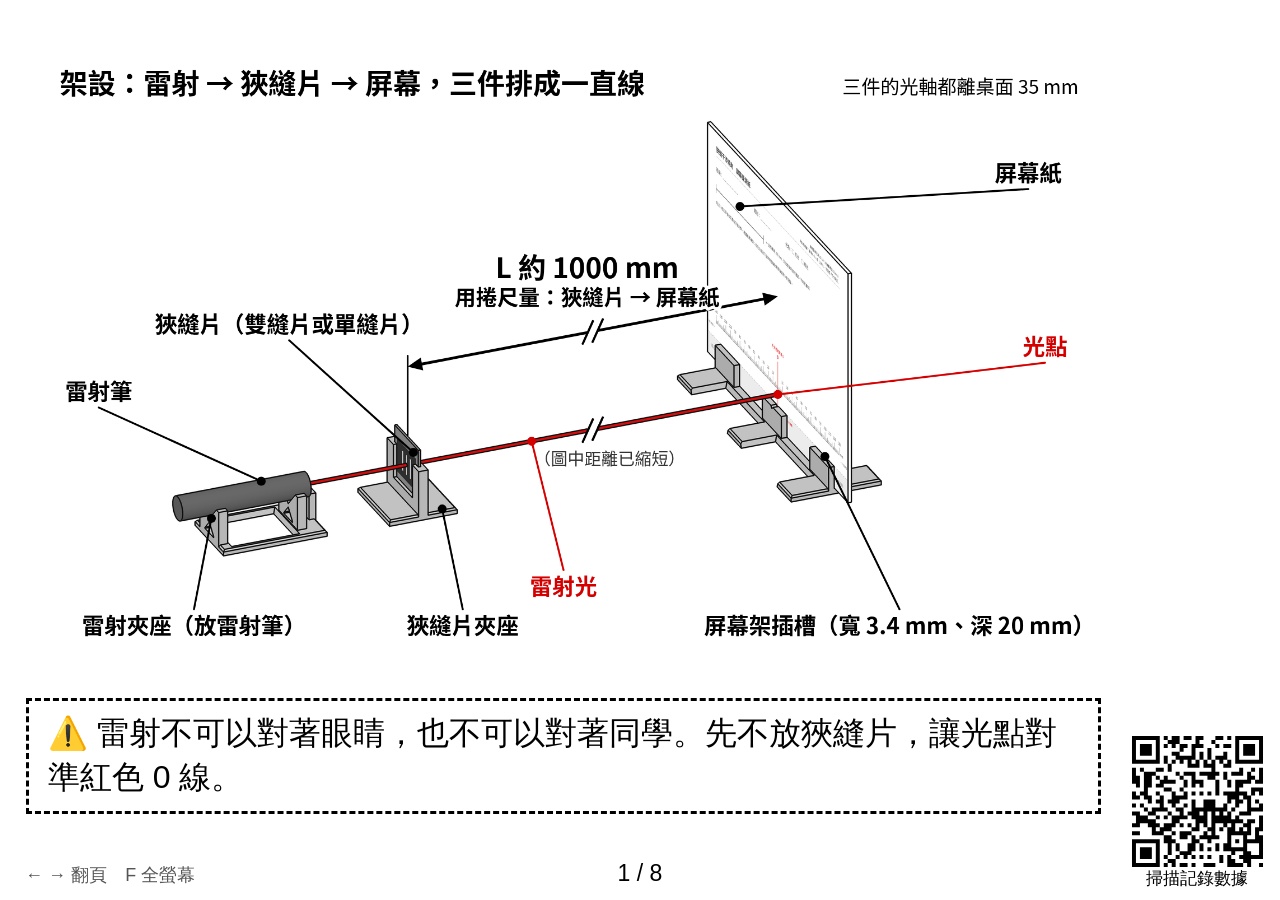
<file: v4/slides.html>
<!doctype html>
<html lang="zh-Hant">
<head>
<meta charset="utf-8">
<meta name="viewport" content="width=device-width, initial-scale=1">
<title>狹縫干涉繞射實驗｜實驗步驟</title>
<style>
  html, body { margin: 0; height: 100%; background: #fff; color: #000; }
  body { font-family: "Noto Sans CJK TC", "Microsoft JhengHei", "PingFang TC", sans-serif; overflow: hidden; }
  .slide { display: none; box-sizing: border-box; width: 100vw; height: 100vh; padding: 4vh 5vw 7vh; flex-direction: column; }
  .slide.on { display: flex; }
  h1 { font-size: clamp(28px, 5.2vw, 9vh); margin: 0 0 2.5vh; padding-bottom: 1.2vh; border-bottom: 0.6vh solid #000; line-height: 1.2; }
  ol, ul { margin: 0; padding-left: 1.3em; font-size: clamp(20px, 3.3vw, 5.6vh); line-height: 1.45; }
  li { margin-bottom: 1.2vh; }
  li::marker { font-weight: 700; }
  b { font-weight: 900; }
  .key { border: 0.35vh solid #000; padding: 0.1em 0.35em; border-radius: 0.3em; }
  .row { flex: 1; display: flex; gap: 3vw; align-items: center; min-height: 0; }
  .row > ol { flex: 1.15; }
  .row > .fig { flex: 1; display: flex; align-items: center; justify-content: center; min-height: 0; height: 100%; }
  .fig svg { width: 100%; max-height: 62vh; height: auto; }
  .row ol { font-size: clamp(18px, 2.75vw, 4.8vh); }
  .src { font-size: clamp(12px, 1.5vw, 2.6vh); margin-top: 1.5vh; }
  .imgslide { padding: 1.5vh 2vw 6vh; align-items: center; justify-content: center; }
  .imgslide img { max-width: 100%; max-height: 100%; min-height: 0; object-fit: contain; flex: 1; }
  .imgslide .note { margin-top: 1vh; width: 100%; box-sizing: border-box; }
  .photos { flex: 1; display: flex; gap: 4vw; justify-content: center; align-items: flex-start; min-height: 0; }
  .photos figure { margin: 0; text-align: center; font-size: clamp(18px, 2.7vw, 4.6vh); line-height: 1.35; }
  .photos img { height: 44vh; width: auto; border: 0.3vh solid #000; display: block; margin: 0 auto 1.5vh; }
  .note { margin-top: auto; font-size: clamp(16px, 2.5vw, 4.2vh); border: 0.4vh dashed #000; padding: 1.2vh 1.5vw; }
  .qr-wrap { flex: 1; display: flex; align-items: center; justify-content: center; gap: 4vw; }
  #qr svg { width: min(62vh, 45vw); height: auto; display: block; }
  .qr-text { font-size: clamp(20px, 3.3vw, 5.6vh); line-height: 1.5; max-width: 40vw; }
  .qr-url { font-size: clamp(12px, 1.6vw, 2.8vh); word-break: break-all; margin-top: 2vh; }
  .slide { position: relative; }
  .slide.hascorner { padding-right: calc(5vw + 15vh); }
  .slide.imgslide.hascorner { padding-right: calc(2vw + 17vh); }
  .cornerqr { position: absolute; right: 1.2vw; bottom: 1.2vh; width: 15vh; text-align: center; font-size: clamp(11px, 1.3vw, 2.2vh); line-height: 1.2; background: #fff; }
  .cornerqr svg { width: 100%; height: auto; display: block; }
  /* 長連結（還沒設定試算表）的 QR 很密，角落 QR 放大才掃得到 */
  body.dense .cornerqr { width: 24vh; }
  body.dense .slide.hascorner { padding-right: calc(5vw + 24vh); }
  body.dense .slide.imgslide.hascorner { padding-right: calc(2vw + 26vh); }
  .pageno { position: fixed; left: 50%; transform: translateX(-50%); bottom: 1.5vh; font-size: clamp(14px, 1.8vw, 3vh); }
  .help { position: fixed; left: 2vw; bottom: 1.5vh; font-size: clamp(12px, 1.4vw, 2.4vh); color: #555; }
  @media print {
    @page { size: A4 landscape; margin: 0; }
    body { overflow: visible; }
    .slide { display: flex !important; width: 297mm; height: 210mm; page-break-after: always; break-after: page; padding: 12mm 15mm 16mm; }
    h1 { font-size: 30pt; border-bottom-width: 1.5mm; }
    ol, ul, .qr-text { font-size: 20pt; }
    .note { font-size: 15pt; }
    .row ol { font-size: 17pt; }
    .imgslide img { max-height: 180mm; }
    .photos img { height: 95mm; }
    .photos figure { font-size: 17pt; }
    .fig svg { max-height: 130mm; }
    #qr svg { width: 120mm; }
    .qr-url { font-size: 9pt; }
    .pageno, .help { display: none; }
    .slide.hascorner { padding-right: 52mm; }
    .cornerqr { width: 36mm; right: 6mm; bottom: 5mm; font-size: 9pt; }
  }
</style>
</head>
<body>

<section class="slide imgslide">
  <img src="img/setup.png?v=2" alt="架設：雷射、狹縫片、屏幕三件排成一直線，L 約 1000 mm">
  <p class="note">⚠️ 雷射不可以對著眼睛，也不可以對著同學。先不放狹縫片，讓光點對準紅色 0 線。</p>
</section>

<section class="slide imgslide">
  <img src="img/screen-align.png?v=2" alt="屏幕紙插到底，光點落在紅色 0 線上">
</section>

<section class="slide imgslide">
  <img src="img/slit-shift.png?v=2" alt="換縫：整個狹縫片夾座左右平移約 8 mm">
</section>

<section class="slide">
  <h1>建議用哪幾條縫</h1>
  <div class="photos">
    <figure><img src="img/slit-double.jpg" alt="雙縫片，印有 0.2、0.3、0.45"><b>雙縫：d = 0.2 mm</b><br>進階：0.3、0.45</figure>
    <figure><img src="img/slit-single.jpg" alt="單縫片，印有 0.05、0.1、0.2"><b>單縫：a = 0.1 或 0.05 mm</b><br>進階：0.2</figure>
  </div>
  <p class="note">先看片子上印的數字，再決定夾座往哪邊平移。</p>
</section>

<section class="slide">
  <h1>雙狹縫怎麼量</h1>
  <div class="row"><ol>
    <li>中央亮紋對準 <b>0</b></li>
    <li>用鉛筆點出 <b>第 0 條到第 n 條</b>亮紋（一般 <b>n = 10</b>）</li>
    <li>看不清楚時，數到看得清楚的最後一條，<b>n 照實際填</b></li>
    <li>量 <b>第 0 條到第 n 條的總長</b>（mm），<b>只量一次</b></li>
    <li>記下 <b>d、L、n、總長</b>；<b>紅光、綠光都要做</b></li>
  </ol><div class="fig"><svg viewBox="0 0 520 360" font-family="Noto Sans CJK TC, Microsoft JhengHei, sans-serif" aria-label="雙狹縫量法示意圖">
  <text x="260" y="30" font-size="24" font-weight="700" text-anchor="middle">屏幕上的亮紋（黑色＝亮紋）</text>
  <rect x="10" y="100" width="500" height="150" fill="#fff" stroke="#000" stroke-width="2"/>
  <rect x="32.0" y="120" width="16" height="110" fill="#000"/><rect x="76.0" y="120" width="16" height="110" fill="#000"/><rect x="120.0" y="120" width="16" height="110" fill="#000"/><rect x="164.0" y="120" width="16" height="110" fill="#000"/><rect x="208.0" y="120" width="16" height="110" fill="#000"/><rect x="252.0" y="120" width="16" height="110" fill="#000"/><rect x="296.0" y="120" width="16" height="110" fill="#000"/><rect x="340.0" y="120" width="16" height="110" fill="#000"/><rect x="384.0" y="120" width="16" height="110" fill="#000"/><rect x="428.0" y="120" width="16" height="110" fill="#000"/><rect x="472.0" y="120" width="16" height="110" fill="#000"/>
  <line x1="40" y1="70" x2="40" y2="260" stroke="#000" stroke-width="3" stroke-dasharray="6 4"/>
  <text x="40" y="62" font-size="20" font-weight="700" text-anchor="middle">0 線</text>
  <text x="40" y="92" font-size="20" text-anchor="middle">0</text><text x="84" y="92" font-size="20" text-anchor="middle">1</text><text x="128" y="92" font-size="20" text-anchor="middle">2</text><text x="172" y="92" font-size="20" text-anchor="middle">3</text><text x="216" y="92" font-size="20" text-anchor="middle">4</text><text x="260" y="92" font-size="20" text-anchor="middle">5</text><text x="304" y="92" font-size="20" text-anchor="middle">6</text><text x="348" y="92" font-size="20" text-anchor="middle">7</text><text x="392" y="92" font-size="20" text-anchor="middle">8</text><text x="436" y="92" font-size="20" text-anchor="middle">9</text><text x="480" y="92" font-size="20" text-anchor="middle">10</text>
  <line x1="40" y1="290" x2="480" y2="290" stroke="#000" stroke-width="3"/>
  <polygon points="40,290 55,282 55,298"/><polygon points="480,290 465,282 465,298"/>
  <line x1="40" y1="255" x2="40" y2="305" stroke="#000" stroke-width="2"/>
  <line x1="480" y1="255" x2="480" y2="305" stroke="#000" stroke-width="2"/>
  <text x="260" y="330" font-size="24" font-weight="700" text-anchor="middle">量第 0 條到第 10 條的總長</text>
  <text x="260" y="356" font-size="18" text-anchor="middle">（n = 10，共 10 個間距）</text>
</svg></div></div>
</section>

<section class="slide">
  <h1>單狹縫怎麼量</h1>
  <div class="row"><ol>
    <li>中央亮紋對準 <b>0</b></li>
    <li>在中央亮紋<b>兩側的第 1 條暗紋</b>各點一個記號</li>
    <li>量兩個記號之間的距離，就是 <b>W</b>（mm），<b>只量一次</b></li>
    <li>記下 <b>a、L、W</b>；<b>紅光、綠光都要做</b></li>
  </ol><div class="fig"><svg viewBox="0 0 520 360" font-family="Noto Sans CJK TC, Microsoft JhengHei, sans-serif" aria-label="單狹縫量法示意圖">
  <text x="260" y="30" font-size="24" font-weight="700" text-anchor="middle">屏幕上的亮紋（黑色＝亮紋）</text>
  <rect x="10" y="100" width="500" height="150" fill="#fff" stroke="#000" stroke-width="2"/>
  <rect x="205" y="120" width="110" height="110" fill="#000"/>
  <rect x="96" y="140" width="28" height="70" fill="#000"/><rect x="151" y="140" width="28" height="70" fill="#000"/><rect x="341" y="140" width="28" height="70" fill="#000"/><rect x="396" y="140" width="28" height="70" fill="#000"/>
  <text x="260" y="92" font-size="20" font-weight="700" text-anchor="middle">中央亮紋（對準 0）</text>
  <line x1="190" y1="105" x2="190" y2="305" stroke="#000" stroke-width="3" stroke-dasharray="6 4"/>
  <line x1="330" y1="105" x2="330" y2="305" stroke="#000" stroke-width="3" stroke-dasharray="6 4"/>
  <line x1="190" y1="290" x2="330" y2="290" stroke="#000" stroke-width="3"/>
  <polygon points="190,290 205,282 205,298"/><polygon points="330,290 315,282 315,298"/>
  <text x="260" y="280" font-size="26" font-weight="700" text-anchor="middle">W</text>
  <text x="140" y="275" font-size="17" text-anchor="middle">第 1 條暗紋</text>
  <text x="380" y="275" font-size="17" text-anchor="middle">第 1 條暗紋</text>
  <text x="260" y="335" font-size="22" font-weight="700" text-anchor="middle">量兩側第 1 條暗紋之間的距離 W</text>
</svg></div></div>
</section>

<section class="slide">
  <h1>先寫紙本，再輸入網頁</h1>
  <div class="row"><ol>
    <li>數據先寫在<b>分組紀錄表</b></li>
    <li>自己算出 <b>λ = ＿＿ mm = ＿＿ nm</b></li>
    <li>掃右下角的 QR code，打開<b>實驗紀錄網頁</b></li>
    <li>照紀錄表一欄一欄輸入 → 按<span class="key">核對</span> → 按<span class="key">儲存這筆紀錄</span></li>
  </ol><div class="fig"><svg viewBox="0 0 520 380" font-family="Noto Sans CJK TC, Microsoft JhengHei, sans-serif" aria-label="先寫紙本再輸入網頁流程圖">
  <rect x="30" y="20" width="200" height="150" fill="#fff" stroke="#000" stroke-width="3"/>
  <text x="130" y="55" font-size="22" font-weight="700" text-anchor="middle">分組紀錄表</text>
  <line x1="50" y1="80" x2="210" y2="80" stroke="#000" stroke-width="2"/><line x1="50" y1="105" x2="210" y2="105" stroke="#000" stroke-width="2"/><line x1="50" y1="130" x2="210" y2="130" stroke="#000" stroke-width="2"/><line x1="50" y1="155" x2="210" y2="155" stroke="#000" stroke-width="2"/>
  <line x1="245" y1="95" x2="285" y2="95" stroke="#000" stroke-width="4"/><polygon points="298,95 282,85 282,105"/>
  <rect x="300" y="45" width="190" height="100" fill="#fff" stroke="#000" stroke-width="3"/>
  <text x="395" y="85" font-size="22" font-weight="700" text-anchor="middle">自己算 λ</text>
  <text x="395" y="120" font-size="20" text-anchor="middle">＿ mm ＝ ＿ nm</text>
  <line x1="395" y1="150" x2="395" y2="195" stroke="#000" stroke-width="4"/><polygon points="395,208 385,192 405,192"/>
  <rect x="340" y="210" width="110" height="160" rx="16" fill="#fff" stroke="#000" stroke-width="3"/>
  <text x="395" y="262" font-size="20" font-weight="700" text-anchor="middle">網頁</text>
  <rect x="355" y="285" width="80" height="30" rx="6" fill="#fff" stroke="#000" stroke-width="2"/>
  <text x="395" y="307" font-size="17" text-anchor="middle">核對</text>
  <rect x="355" y="325" width="80" height="30" rx="6" fill="#000"/>
  <text x="395" y="347" font-size="17" fill="#fff" text-anchor="middle">儲存</text>
  <text x="170" y="250" font-size="22" text-anchor="middle">紅光、綠光</text>
  <text x="170" y="282" font-size="22" text-anchor="middle">各一筆</text>
</svg></div></div>
  <p class="note">屏幕紙量完不要丟，和紀錄表一起交回。</p>
</section>

<section class="slide">
  <h1>掃描開啟實驗紀錄網頁</h1>
  <div class="qr-wrap">
    <div id="qr" aria-label="實驗紀錄網頁的 QR code"></div>
    <div class="qr-text">
      用手機相機掃描<br>
      每組紅光、綠光<br>各記一筆
      <div class="qr-url" id="qrUrl"></div>
      <div class="src" id="qrSrc"></div>
    </div>
  </div>
</section>

<div class="pageno" id="pageno"></div>
<div class="help" id="help">← → 翻頁　F 全螢幕</div>

<script src="js/qrcode.js?v=v4a"></script>
<script src="js/settings.js?v=v4a"></script>
<script src="js/classrooms.js?v=v4a"></script>
<script>
(function () {
  'use strict';
  // QR code：預設連到學生頁；簡報網址帶課堂短連結（?t=…&c=…）或老師設定（#c=…）時，連到那個課堂
  var base = new URL('index.html', location.href).href.split('#')[0].split('?')[0];
  var target = base, srcText = '尚未套用老師設定（連到預設學生頁）', showUrl = true;
  var S = window.SlitSettings, SC = window.SlitClassrooms;
  var token = S ? S.tokenFromHash(location.hash) : '';
  var short = S ? S.shortFromSearch(location.search) : null;
  if (short) {
    target = base + '?t=' + short.t + '&c=' + short.c;
    var known = SC && SC.findClass(SC.load(), short.c);
    srcText = '連到課堂：' + (known ? known.name : short.c);
  } else if (token && S.decodeToken(token).ok) {
    var st = S.decodeToken(token).settings;
    target = base + '#c=' + token; showUrl = false;
    srcText = '連到：' + (st.classroomName ? '課堂 ' + st.classroomName : '老師連結的設定');
  } else if (SC) {
    // 同一台電腦的課堂清單：用第一個課堂（舊版教師頁的設定會自動轉成課堂）
    try {
      var store = SC.load();
      var first = store.classrooms[0];
      var v = first && SC.linkFor(store, first, base);
      if (v && v.ok) { target = v.url; showUrl = v.short; srcText = '連到課堂：' + first.name + '（教師頁存的第一個課堂）'; }
    } catch (e) {}
  }
  try {
    var qr = qrcode(0, 'M');
    qr.addData(target);
    qr.make();
    document.getElementById('qr').innerHTML = qr.createSvgTag(8, 4);
  } catch (e) {
    try { var q2 = qrcode(0, 'L'); q2.addData(target); q2.make(); document.getElementById('qr').innerHTML = q2.createSvgTag(8, 4); }
    catch (e2) { document.getElementById('qr').textContent = 'QR code 產生失敗，請改用網址。'; }
  }
  if (target.length > 300) document.body.classList.add('dense');
  // 每頁右下角放同一個學生 QR（最後一頁已有大張的，不重複）
  var big = document.querySelector('#qr svg');
  if (big) {
    var all = document.querySelectorAll('.slide');
    for (var k = 0; k < all.length - 1; k++) {
      var c = document.createElement('div');
      c.className = 'cornerqr';
      c.innerHTML = big.outerHTML + '<div>掃描記錄數據</div>';
      all[k].appendChild(c); all[k].classList.add('hascorner');
    }
  }
  document.getElementById('qrUrl').textContent = showUrl ? target : '';
  document.getElementById('qrSrc').textContent = srcText;

  var slides = Array.prototype.slice.call(document.querySelectorAll('.slide'));
  var i = 0;
  function show(n) {
    i = Math.max(0, Math.min(slides.length - 1, n));
    slides.forEach(function (s, k) { s.classList.toggle('on', k === i); });
    document.getElementById('pageno').textContent = (i + 1) + ' / ' + slides.length;
  }
  document.addEventListener('keydown', function (e) {
    if (['ArrowRight', 'ArrowDown', 'PageDown', ' ', 'Enter'].indexOf(e.key) >= 0) { show(i + 1); e.preventDefault(); }
    else if (['ArrowLeft', 'ArrowUp', 'PageUp', 'Backspace'].indexOf(e.key) >= 0) { show(i - 1); e.preventDefault(); }
    else if (e.key === 'Home') show(0);
    else if (e.key === 'End') show(slides.length - 1);
    else if (e.key === 'f' || e.key === 'F') {
      if (!document.fullscreenElement) document.documentElement.requestFullscreen && document.documentElement.requestFullscreen();
      else document.exitFullscreen && document.exitFullscreen();
    }
  });
  // 點畫面右半邊下一頁、左半邊上一頁（簡報筆或觸控也能用）
  document.addEventListener('click', function (e) {
    if (e.clientX > window.innerWidth / 2) show(i + 1); else show(i - 1);
  });
  show(0);
})();
</script>
</body>
</html>
</file>
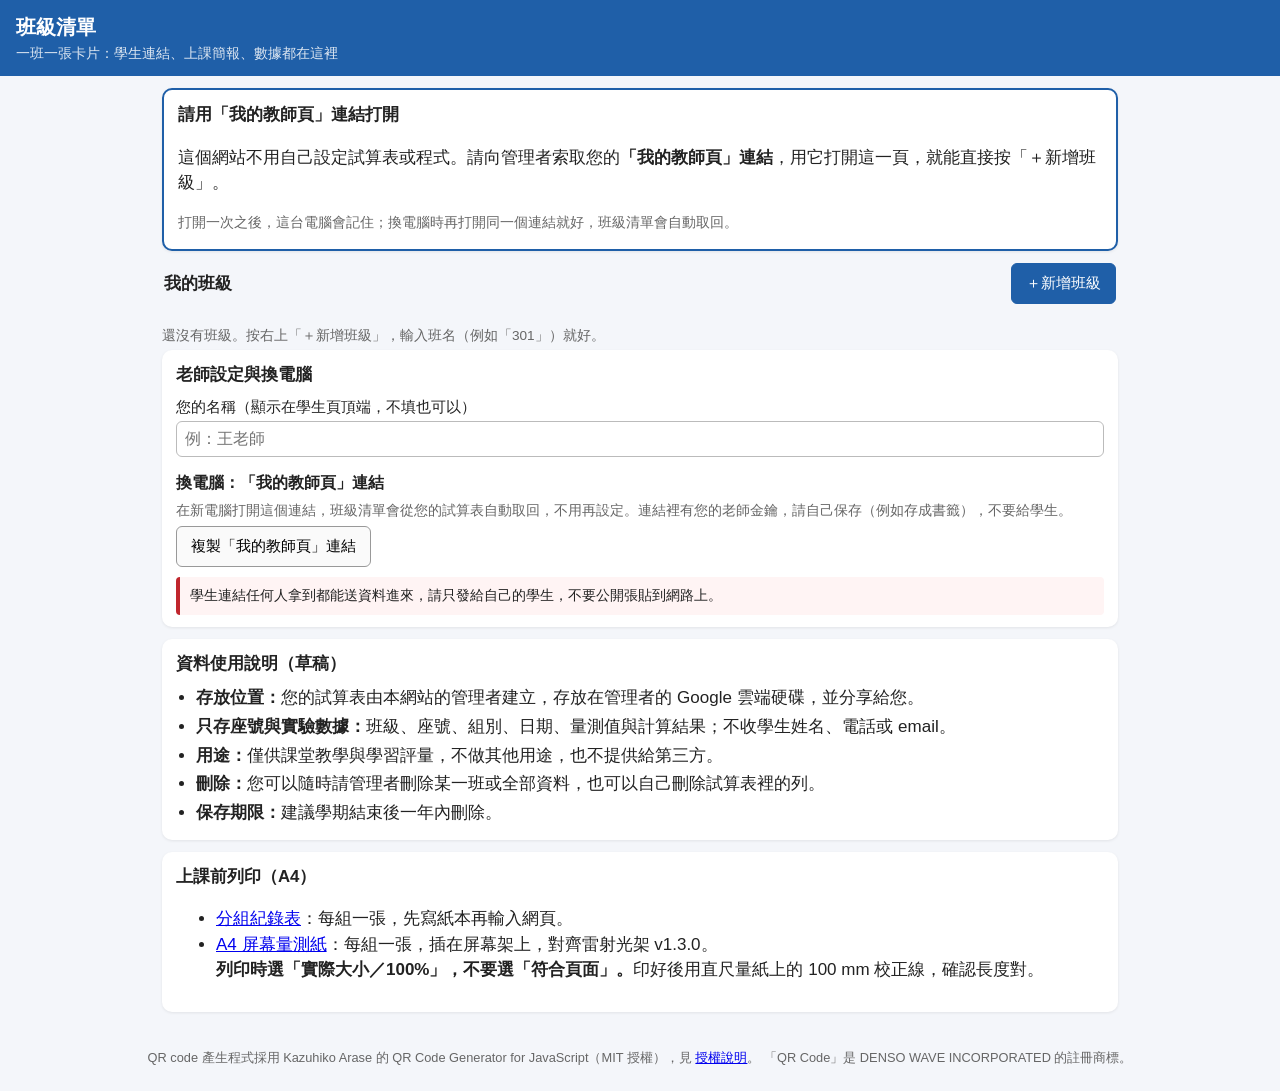
<file: v4/teacher.html>
<!DOCTYPE html>
<html lang="zh-Hant-TW">
<head>
<meta charset="UTF-8">
<meta name="viewport" content="width=device-width, initial-scale=1">
<title>班級清單　狹縫干涉繞射實驗紀錄</title>
<link rel="stylesheet" href="css/style.css?v=v4a">
</head>
<body>
<header>
  <h1>班級清單</h1>
  <p class="sub">一班一張卡片：學生連結、上課簡報、數據都在這裡</p>
</header>
<main>
  <!-- v4：不用自己設定試算表，用管理者給的「我的教師頁」連結打開 -->
  <section class="card setup" id="setupCard" hidden>
    <h2>請用「我的教師頁」連結打開</h2>
    <p>這個網站不用自己設定試算表或程式。請向管理者索取您的<b>「我的教師頁」連結</b>，用它打開這一頁，就能直接按「＋新增班級」。</p>
    <p class="hint">打開一次之後，這台電腦會記住；換電腦時再打開同一個連結就好，班級清單會自動取回。</p>
    <div class="test-result" id="testResult" hidden></div>
  </section>

  <!-- 連線狀態 -->
  <div class="conn-bar" id="connBar" hidden></div>

  <!-- 班級卡片 -->
  <section id="listArea">
    <div class="list-head">
      <h2>我的班級</h2>
      <button type="button" id="addClass" class="primary">＋新增班級</button>
    </div>
    <div class="card add-box" id="addBox" hidden>
      <h3>新增班級</h3>
      <label>班名（也是試算表分頁的名稱）
        <input id="addName" type="text" maxlength="40" placeholder="例：301">
      </label>
      <label>縫的設定
        <select id="addFrom"></select>
      </label>
      <ul class="errors" id="addErrors"></ul>
      <div class="actions">
        <button type="button" id="addOk" class="primary">建立</button>
        <button type="button" id="addCancel">取消</button>
      </div>
    </div>
    <div id="classList" class="class-list"></div>
    <p class="hint" id="listEmpty" hidden>還沒有班級。按右上「＋新增班級」，輸入班名（例如「301」）就好。</p>
    <details class="archived" id="archivedBox" hidden>
      <summary id="archivedSum">已封存</summary>
      <p class="hint">封存的班級，試算表分頁先隱藏起來，資料都在；學生照樣能送。按「還原」就回到上面。</p>
      <div id="archivedList" class="class-list"></div>
    </details>
  </section>

  <!-- 編輯一個課堂（沿用原本的設定表單） -->
  <section class="card" id="editor" hidden>
    <h2 id="editorTitle">編輯班級</h2>
    <label>班名（改了會同時改試算表分頁名稱，資料和學生連結都不變）
      <input id="className" type="text" maxlength="40" placeholder="例：301">
    </label>

    <h3>雷射筆</h3>
    <p class="hint">可只勾一種顏色。標示波長會寫進老師收到的試算表；學生畫面只標示常見值，不顯示與參考值的誤差。</p>
    <label class="checkrow"><input type="checkbox" id="laserRed" checked> 紅光，標示波長
      <input id="lambdaRed" type="text" inputmode="decimal" value="650" class="inline-num"> nm
      <span class="soft-hint" data-lambda-hint="red" hidden>請填 nm，例如 650</span>
    </label>
    <label class="checkrow"><input type="checkbox" id="laserGreen" checked> 綠光，標示波長
      <input id="lambdaGreen" type="text" inputmode="decimal" value="532" class="inline-num"> nm
      <span class="soft-hint" data-lambda-hint="green" hidden>請填 nm，例如 650</span>
    </label>

    <h3>要開哪些實驗</h3>
    <label class="checkrow"><input type="checkbox" id="expDouble" checked> 雙狹縫干涉</label>
    <label class="checkrow"><input type="checkbox" id="expSingle" checked> 單狹縫繞射</label>

    <label>建議縫到屏距離 L（mm）
      <input id="suggestedL" type="text" inputmode="decimal" value="1000">
    </label>

    <h3>狹縫片清單（可留空）</h3>
    <p class="hint">有填的話，學生頁會用下拉選單帶入 d 或 a，並保留「其他／自己填」。預設是執行長那兩片的 6 條縫（雙縫 d = 0.2／0.3／0.45 mm，單縫 a = 0.05／0.1／0.2 mm）；用別的片子可以改或刪。</p>
    <p class="soft-hint" id="slitHintText" hidden>單位是 mm（片子若印 µm，例如 40 µm 請填 0.04）</p>
    <div class="table-wrap">
      <table class="slit-table" id="slitTable">
        <thead>
          <tr><th>編號</th><th>類型</th><th>標示值 (mm)</th><th>標示</th><th></th></tr>
        </thead>
        <tbody></tbody>
      </table>
    </div>
    <div class="actions">
      <button type="button" id="addSlit">新增一列</button>
      <button type="button" id="resetSlits">換回預設 6 條縫</button>
    </div>
    <ul class="errors" id="editErrors"></ul>
    <div class="actions">
      <button type="button" id="editSave" class="primary">儲存</button>
      <button type="button" id="editCancel">取消</button>
    </div>
  </section>

  <!-- 老師設定與換電腦 -->
  <section class="card" id="moreCard">
    <h2>老師設定與換電腦</h2>
    <label>您的名稱（顯示在學生頁頂端，不填也可以）
      <input id="teacherName" type="text" placeholder="例：王老師" maxlength="80">
    </label>
    <h3>換電腦：「我的教師頁」連結</h3>
    <p class="hint">在新電腦打開這個連結，班級清單會從您的試算表自動取回，不用再設定。連結裡有您的老師金鑰，請自己保存（例如存成書籤），不要給學生。</p>
    <div class="actions">
      <button type="button" id="copySetupLink">複製「我的教師頁」連結</button>
    </div>
    <textarea id="setupLinkOut" rows="2" readonly hidden></textarea>
    <p class="hint" id="moreStatus"></p>
    <p class="warn-note">學生連結任何人拿到都能送資料進來，請只發給自己的學生，不要公開張貼到網路上。</p>
  </section>

  <!-- 資料使用說明（草稿，待執行長審） -->
  <section class="card" id="dataNotice">
    <h2>資料使用說明（草稿）</h2>
    <ul class="notice-list">
      <li><b>存放位置：</b>您的試算表由本網站的管理者建立，存放在管理者的 Google 雲端硬碟，並分享給您。</li>
      <li><b>只存座號與實驗數據：</b>班級、座號、組別、日期、量測值與計算結果；不收學生姓名、電話或 email。</li>
      <li><b>用途：</b>僅供課堂教學與學習評量，不做其他用途，也不提供給第三方。</li>
      <li><b>刪除：</b>您可以隨時請管理者刪除某一班或全部資料，也可以自己刪除試算表裡的列。</li>
      <li><b>保存期限：</b>建議學期結束後一年內刪除。</li>
    </ul>
  </section>

  <section class="card">
    <h2>上課前列印（A4）</h2>
    <div class="print-links">
      <ul>
        <li><a href="print/分組紀錄表_A4.pdf?v=20261127" target="_blank" rel="noopener">分組紀錄表</a>：每組一張，先寫紙本再輸入網頁。</li>
        <li><a href="print/屏幕量測紙_A4.pdf?v=20261127" target="_blank" rel="noopener">A4 屏幕量測紙</a>：每組一張，插在屏幕架上，對齊雷射光架 v1.3.0。<br>
          <b>列印時選「實際大小／100%」，不要選「符合頁面」。</b>印好後用直尺量紙上的 100 mm 校正線，確認長度對。</li>
      </ul>
    </div>
  </section>

</main>
<footer>
  QR code 產生程式採用 Kazuhiko Arase 的 QR Code Generator for JavaScript（MIT 授權），見 <a href="js/LICENSE-qrcode-generator.txt">授權說明</a>。
  「QR Code」是 DENSO WAVE INCORPORATED 的註冊商標。
</footer>
<script src="js/settings.js?v=v4a"></script>
<script src="js/classrooms.js?v=v4a"></script>
<script src="js/teacher.js?v=v4a"></script>
</body>
</html>
</file>
<file: css/style.css>
:root{--c:#1f5fa8;--bg:#f4f6fa;--warn:#b35c00;--err:#c0262d;--ok:#1d7a3a}
*{box-sizing:border-box}
body{margin:0;font-family:"Noto Sans TC","PingFang TC","Microsoft JhengHei",sans-serif;background:var(--bg);color:#222;font-size:16px;line-height:1.5}
header{background:var(--c);color:#fff;padding:12px 16px}
header h1{margin:0;font-size:1.25rem}
.sub{margin:2px 0 0;font-size:.85rem;opacity:.85}
main{max-width:720px;margin:0 auto;padding:12px}
.card{background:#fff;border-radius:10px;padding:12px 14px;margin-bottom:12px;box-shadow:0 1px 3px rgba(0,0,0,.08)}
h2{font-size:1.05rem;margin:0 0 8px}
label{display:block;margin:8px 0;font-size:.95rem}
input{display:block;width:100%;font-size:16px;padding:8px;border:1px solid #bbb;border-radius:6px;margin-top:3px}
input.bad{border-color:var(--err);background:#fff4f4}
fieldset{border:1px solid #ddd;border-radius:8px;margin:8px 0;padding:6px 8px 8px}
legend{font-size:.9rem;padding:0 4px}
.grid2{display:grid;grid-template-columns:1fr 1fr;gap:0 10px}
.choices{display:grid;grid-template-columns:1fr 1fr;gap:8px}
.choices label{display:flex;align-items:center;gap:6px;margin:0;padding:8px 6px;border:1px solid #ddd;border-radius:8px;cursor:pointer;font-size:.9rem}
.choices input{width:auto;margin:0;display:inline-block;accent-color:var(--c)}
.tabs{display:flex;gap:6px;margin-bottom:6px}
.tabs button{flex:1;padding:10px;font-size:1rem;border:2px solid var(--c);background:#fff;color:var(--c);border-radius:8px}
.tabs button[aria-selected=true]{background:var(--c);color:#fff}
.tip{background:#fff8e1;border-left:4px solid #f0b400;padding:6px 10px;margin:6px 0 12px;font-size:.92rem;border-radius:4px}
.hint{font-size:.85rem;color:#666;margin:4px 0}
.hint.explain{line-height:1.55;margin:6px 0 10px}
.errors{color:var(--err);font-size:.88rem;margin:4px 0;padding-left:18px}
.result{background:#eef4fb;border-radius:8px;padding:8px 10px;margin:10px 0;font-size:.95rem}
.result .big{font-size:1.15rem;font-weight:bold}
.result .warn{color:var(--warn);font-weight:bold}
.result .ok{color:var(--ok);font-weight:bold}
.result .ng{color:var(--err);font-weight:bold}
.result ul{color:var(--err);margin:0;padding-left:18px}
.steps-title{font-weight:bold;margin-bottom:4px}
.result .steps{color:#222;margin:0 0 8px;padding:0;list-style:none;font-size:.92rem;line-height:1.55;white-space:pre-wrap}
.steps li{margin:0}
.actions{display:flex;gap:8px;flex-wrap:wrap}
button{font-size:.95rem;padding:9px 14px;border-radius:6px;border:1px solid #999;background:#fafafa;cursor:pointer}
button.primary{background:var(--c);color:#fff;border-color:var(--c)}
button:disabled{opacity:.55;cursor:not-allowed}
.rec{border-top:1px solid #eee;padding:8px 0;font-size:.88rem}
.rec .meta{color:#555}
.rec .st{font-weight:bold}
.st.sent{color:var(--ok)}.st.failed{color:var(--err)}.st.local{color:#777}
.rec button{padding:4px 10px;font-size:.82rem;margin-right:6px}
.compare{background:#f3f8f3;border:1px solid #cfe3cf;border-radius:8px;padding:10px 12px;margin:10px 0}
.compare h3{margin:0 0 6px;font-size:1rem}
.compare .big{font-weight:bold}
footer{font-size:.8rem;color:#666;text-align:center;padding:12px 16px 24px}
@media(min-width:720px){body{font-size:17px}}

.banner{background:#fff8e1;border-left:4px solid #f0b400;padding:8px 10px;margin:8px 0 12px;border-radius:4px;font-size:.92rem}
.banner.err{background:#fff3f3;border-left-color:var(--err)}
h3{font-size:1rem;margin:14px 0 6px}
.steps-ol{margin:6px 0 10px;padding-left:22px;font-size:.92rem}
.steps-ol li{margin:4px 0}
.checkrow{display:flex;align-items:center;flex-wrap:wrap;gap:6px;margin:8px 0}
.checkrow input[type=checkbox]{width:auto;margin:0}
.inline-num{display:inline-block;width:88px;margin:0}
.warn-note{background:#fff4f4;border-left:4px solid var(--err);padding:8px 10px;margin:10px 0 0;border-radius:4px;font-size:.88rem;line-height:1.55}
.table-wrap{overflow-x:auto}
.slit-table{width:100%;border-collapse:collapse;font-size:.9rem;margin:8px 0}
.slit-table th,.slit-table td{border:1px solid #ddd;padding:4px;vertical-align:middle}
.slit-table input,.slit-table select{margin:0;width:100%}
.slit-table .del-row{padding:4px 8px;font-size:.82rem}
textarea{display:block;width:100%;font-size:14px;padding:8px;border:1px solid #bbb;border-radius:6px;margin-top:3px;font-family:inherit;resize:vertical}
.qr{display:flex;justify-content:center;margin:12px 0;background:#fff;padding:8px}
.qr svg{max-width:240px;height:auto}
header .course{margin:4px 0 0;font-size:.95rem}

.save-msg{margin:8px 0 0;font-size:.95rem;font-weight:bold}
.save-msg.ng{color:var(--err)}
.save-msg.ok{color:var(--ok)}

.slit-pick select{width:100%;margin-top:4px}
footer a.teacher-link{margin-left:.5em}

.soft-hint{color:var(--warn);font-size:.82rem;font-weight:normal;margin:4px 0 0;line-height:1.4}
.checkrow .soft-hint{flex-basis:100%}
.slit-table .soft-hint{margin:4px 0 0;max-width:16em}
/* 課堂清單（teacher.html） */
.list-head{display:flex;align-items:center;justify-content:space-between;gap:8px;margin:4px 2px 10px}
.list-head h2{margin:0}
.class-list{display:grid;grid-template-columns:repeat(auto-fill,minmax(300px,1fr));gap:12px;margin-bottom:12px}
.class-list .card{margin:0}
main:has(.class-list){max-width:980px}
.class-card{border-top:5px solid var(--c);display:flex;flex-direction:column}
.cc-head{display:flex;align-items:baseline;justify-content:space-between;gap:8px}
.cc-head h3{margin:0;font-size:1.15rem}
.cc-code{font-family:ui-monospace,Menlo,monospace;font-size:.82rem;color:#555;background:#f1f3f5;border-radius:4px;padding:1px 6px;white-space:nowrap}
.cc-sum{font-size:.88rem;color:#333;margin:6px 0 10px;line-height:1.5}
.cc-main{display:grid;grid-template-columns:1fr 1fr 1fr;gap:6px}
.cc-main button{padding:10px 4px;font-size:.92rem}
.cc-link{font-size:13px;margin-top:8px}
.cc-status{margin:8px 0 6px}
.cc-more{display:flex;gap:6px;margin-top:auto;padding-top:6px;border-top:1px solid #eee}
.cc-more button{padding:5px 10px;font-size:.82rem;background:#fff}
button.danger{color:var(--err);border-color:#e3b3b3}
button.linklike{border:0;background:none;color:var(--c);text-decoration:underline;padding:0;font-size:inherit}
.add-box select{display:block;width:100%;font-size:16px;padding:8px;margin-top:3px}
.wizard{border:2px solid var(--c)}
.wiz-steps{display:flex;gap:6px;list-style:none;padding:0;margin:0 0 10px}
.wiz-steps li{flex:1;text-align:center;padding:6px 4px;border-radius:6px;background:#eef1f4;color:#666;font-size:.9rem}
.wiz-steps li.on{background:var(--c);color:#fff;font-weight:bold}
.wiz-steps li.done{background:#dfe9f5;color:var(--c)}
.wiz-actions{align-items:center;margin-top:10px}
.wiz-actions .spacer{flex:1}
.lv{font-size:.8rem;border-radius:4px;padding:0 5px}
.lv.suggest{background:#e6f4ea;color:#1e7b34}.lv.advanced{background:#fff1e0;color:#a35a00}
.setup-help summary{cursor:pointer;font-weight:bold;margin:8px 0;color:var(--c)}
.filebtn{display:inline-block;margin:0;font-size:.95rem;padding:9px 14px;border-radius:6px;border:1px solid #999;background:#fafafa;cursor:pointer}
@media (max-width:420px){.cc-main button{font-size:.85rem}}
/* 第一次設定（圖解）與連線狀態 */
.setup{border:2px solid var(--c)}
.guide{list-style:none;padding:0;margin:8px 0 0}
.g-step{border-left:4px solid #d5deea;padding:4px 0 6px 12px;margin:0 0 14px}
.g-step h3{margin:4px 0 6px}
.g-step.bad{border-left-color:var(--err);background:#fff6f6}
.g-step figure{margin:8px 0;max-width:560px}
.g-step figure img{width:100%;height:auto;border:1px solid #ccd5e1;border-radius:6px;display:block}
.g-step ol.sub{margin:4px 0;padding-left:1.4em;line-height:1.6}
a.btn{display:inline-block;text-decoration:none;padding:10px 16px;border-radius:6px;border:1px solid #999;background:#fafafa;color:#222;font-weight:bold}
a.btn.pending{background:#eef1f4;color:#777;border-color:#ccc;cursor:default}
a.btn.primary{background:var(--c);color:#fff;border-color:var(--c)}
.test-result{margin:8px 0;padding:10px 12px;border-radius:6px;line-height:1.55}
.test-result.ok{background:#e6f4ea;color:var(--ok);border:1px solid #9fd3ae}
.test-result.err{background:#fdecec;color:var(--err);border:1px solid #efb5b5}
.my-link{margin-top:10px;padding-top:10px;border-top:1px solid #9fd3ae;color:#222}
.my-link input{display:block;width:100%;box-sizing:border-box;font-size:13px;margin:6px 0;font-family:ui-monospace,Menlo,monospace}
.my-link p{margin:6px 0 0}
.test-result.wait{background:#eef1f4;color:#555}
.conn-bar{margin:0 0 12px;padding:10px 12px;border-radius:8px;background:#fff7e6;border:1px solid #f0d199;font-size:.95rem}
.conn-bar.ok{background:#e6f4ea;border-color:#9fd3ae}
.conn-bar.err{background:#fdecec;border-color:#efb5b5}
.conn-bar a,.conn-bar button{margin-left:6px}
.cc-status .bad{color:var(--err)}
.class-card.is-archived{border-top-color:#9aa4b1;opacity:.92}
details.archived{margin:4px 0 14px}
details.archived summary{cursor:pointer;font-weight:bold;color:#555;margin:6px 2px}
[hidden]{display:none!important}
</file>
<file: v4/css/style.css>
:root{--c:#1f5fa8;--bg:#f4f6fa;--warn:#b35c00;--err:#c0262d;--ok:#1d7a3a}
*{box-sizing:border-box}
body{margin:0;font-family:"Noto Sans TC","PingFang TC","Microsoft JhengHei",sans-serif;background:var(--bg);color:#222;font-size:16px;line-height:1.5}
header{background:var(--c);color:#fff;padding:12px 16px}
header h1{margin:0;font-size:1.25rem}
.sub{margin:2px 0 0;font-size:.85rem;opacity:.85}
main{max-width:720px;margin:0 auto;padding:12px}
.card{background:#fff;border-radius:10px;padding:12px 14px;margin-bottom:12px;box-shadow:0 1px 3px rgba(0,0,0,.08)}
h2{font-size:1.05rem;margin:0 0 8px}
label{display:block;margin:8px 0;font-size:.95rem}
input{display:block;width:100%;font-size:16px;padding:8px;border:1px solid #bbb;border-radius:6px;margin-top:3px}
input.bad{border-color:var(--err);background:#fff4f4}
fieldset{border:1px solid #ddd;border-radius:8px;margin:8px 0;padding:6px 8px 8px}
legend{font-size:.9rem;padding:0 4px}
.grid2{display:grid;grid-template-columns:1fr 1fr;gap:0 10px}
.choices{display:grid;grid-template-columns:1fr 1fr;gap:8px}
.choices label{display:flex;align-items:center;gap:6px;margin:0;padding:8px 6px;border:1px solid #ddd;border-radius:8px;cursor:pointer;font-size:.9rem}
.choices input{width:auto;margin:0;display:inline-block;accent-color:var(--c)}
.tabs{display:flex;gap:6px;margin-bottom:6px}
.tabs button{flex:1;padding:10px;font-size:1rem;border:2px solid var(--c);background:#fff;color:var(--c);border-radius:8px}
.tabs button[aria-selected=true]{background:var(--c);color:#fff}
.tip{background:#fff8e1;border-left:4px solid #f0b400;padding:6px 10px;margin:6px 0 12px;font-size:.92rem;border-radius:4px}
.hint{font-size:.85rem;color:#666;margin:4px 0}
.hint.explain{line-height:1.55;margin:6px 0 10px}
.errors{color:var(--err);font-size:.88rem;margin:4px 0;padding-left:18px}
.result{background:#eef4fb;border-radius:8px;padding:8px 10px;margin:10px 0;font-size:.95rem}
.result .big{font-size:1.15rem;font-weight:bold}
.result .warn{color:var(--warn);font-weight:bold}
.result .ok{color:var(--ok);font-weight:bold}
.result .ng{color:var(--err);font-weight:bold}
.result ul{color:var(--err);margin:0;padding-left:18px}
.steps-title{font-weight:bold;margin-bottom:4px}
.result .steps{color:#222;margin:0 0 8px;padding:0;list-style:none;font-size:.92rem;line-height:1.55;white-space:pre-wrap}
.steps li{margin:0}
.actions{display:flex;gap:8px;flex-wrap:wrap}
button{font-size:.95rem;padding:9px 14px;border-radius:6px;border:1px solid #999;background:#fafafa;cursor:pointer}
button.primary{background:var(--c);color:#fff;border-color:var(--c)}
button:disabled{opacity:.55;cursor:not-allowed}
.rec{border-top:1px solid #eee;padding:8px 0;font-size:.88rem}
.rec .meta{color:#555}
.rec .st{font-weight:bold}
.st.sent{color:var(--ok)}.st.failed{color:var(--err)}.st.local{color:#777}
.rec button{padding:4px 10px;font-size:.82rem;margin-right:6px}
.compare{background:#f3f8f3;border:1px solid #cfe3cf;border-radius:8px;padding:10px 12px;margin:10px 0}
.compare h3{margin:0 0 6px;font-size:1rem}
.compare .big{font-weight:bold}
footer{font-size:.8rem;color:#666;text-align:center;padding:12px 16px 24px}
@media(min-width:720px){body{font-size:17px}}

.banner{background:#fff8e1;border-left:4px solid #f0b400;padding:8px 10px;margin:8px 0 12px;border-radius:4px;font-size:.92rem}
.banner.err{background:#fff3f3;border-left-color:var(--err)}
h3{font-size:1rem;margin:14px 0 6px}
.steps-ol{margin:6px 0 10px;padding-left:22px;font-size:.92rem}
.steps-ol li{margin:4px 0}
.checkrow{display:flex;align-items:center;flex-wrap:wrap;gap:6px;margin:8px 0}
.checkrow input[type=checkbox]{width:auto;margin:0}
.inline-num{display:inline-block;width:88px;margin:0}
.warn-note{background:#fff4f4;border-left:4px solid var(--err);padding:8px 10px;margin:10px 0 0;border-radius:4px;font-size:.88rem;line-height:1.55}
.table-wrap{overflow-x:auto}
.slit-table{width:100%;border-collapse:collapse;font-size:.9rem;margin:8px 0}
.slit-table th,.slit-table td{border:1px solid #ddd;padding:4px;vertical-align:middle}
.slit-table input,.slit-table select{margin:0;width:100%}
.slit-table .del-row{padding:4px 8px;font-size:.82rem}
textarea{display:block;width:100%;font-size:14px;padding:8px;border:1px solid #bbb;border-radius:6px;margin-top:3px;font-family:inherit;resize:vertical}
.qr{display:flex;justify-content:center;margin:12px 0;background:#fff;padding:8px}
.qr svg{max-width:240px;height:auto}
header .course{margin:4px 0 0;font-size:.95rem}

.save-msg{margin:8px 0 0;font-size:.95rem;font-weight:bold}
.save-msg.ng{color:var(--err)}
.save-msg.ok{color:var(--ok)}

.slit-pick select{width:100%;margin-top:4px}
footer a.teacher-link{margin-left:.5em}

.soft-hint{color:var(--warn);font-size:.82rem;font-weight:normal;margin:4px 0 0;line-height:1.4}
.checkrow .soft-hint{flex-basis:100%}
.slit-table .soft-hint{margin:4px 0 0;max-width:16em}
/* 課堂清單（teacher.html） */
.list-head{display:flex;align-items:center;justify-content:space-between;gap:8px;margin:4px 2px 10px}
.list-head h2{margin:0}
.class-list{display:grid;grid-template-columns:repeat(auto-fill,minmax(300px,1fr));gap:12px;margin-bottom:12px}
.class-list .card{margin:0}
main:has(.class-list){max-width:980px}
.class-card{border-top:5px solid var(--c);display:flex;flex-direction:column}
.cc-head{display:flex;align-items:baseline;justify-content:space-between;gap:8px}
.cc-head h3{margin:0;font-size:1.15rem}
.cc-code{font-family:ui-monospace,Menlo,monospace;font-size:.82rem;color:#555;background:#f1f3f5;border-radius:4px;padding:1px 6px;white-space:nowrap}
.cc-sum{font-size:.88rem;color:#333;margin:6px 0 10px;line-height:1.5}
.cc-main{display:grid;grid-template-columns:1fr 1fr 1fr;gap:6px}
.cc-main button{padding:10px 4px;font-size:.92rem}
.cc-link{font-size:13px;margin-top:8px}
.cc-status{margin:8px 0 6px}
.cc-more{display:flex;gap:6px;margin-top:auto;padding-top:6px;border-top:1px solid #eee}
.cc-more button{padding:5px 10px;font-size:.82rem;background:#fff}
button.danger{color:var(--err);border-color:#e3b3b3}
button.linklike{border:0;background:none;color:var(--c);text-decoration:underline;padding:0;font-size:inherit}
.add-box select{display:block;width:100%;font-size:16px;padding:8px;margin-top:3px}
.wizard{border:2px solid var(--c)}
.wiz-steps{display:flex;gap:6px;list-style:none;padding:0;margin:0 0 10px}
.wiz-steps li{flex:1;text-align:center;padding:6px 4px;border-radius:6px;background:#eef1f4;color:#666;font-size:.9rem}
.wiz-steps li.on{background:var(--c);color:#fff;font-weight:bold}
.wiz-steps li.done{background:#dfe9f5;color:var(--c)}
.wiz-actions{align-items:center;margin-top:10px}
.wiz-actions .spacer{flex:1}
.lv{font-size:.8rem;border-radius:4px;padding:0 5px}
.lv.suggest{background:#e6f4ea;color:#1e7b34}.lv.advanced{background:#fff1e0;color:#a35a00}
.setup-help summary{cursor:pointer;font-weight:bold;margin:8px 0;color:var(--c)}
.filebtn{display:inline-block;margin:0;font-size:.95rem;padding:9px 14px;border-radius:6px;border:1px solid #999;background:#fafafa;cursor:pointer}
@media (max-width:420px){.cc-main button{font-size:.85rem}}
/* 第一次設定（圖解）與連線狀態 */
.setup{border:2px solid var(--c)}
.guide{list-style:none;padding:0;margin:8px 0 0}
.g-step{border-left:4px solid #d5deea;padding:4px 0 6px 12px;margin:0 0 14px}
.g-step h3{margin:4px 0 6px}
.g-step.bad{border-left-color:var(--err);background:#fff6f6}
.g-step figure{margin:8px 0;max-width:560px}
.g-step figure img{width:100%;height:auto;border:1px solid #ccd5e1;border-radius:6px;display:block}
.g-step ol.sub{margin:4px 0;padding-left:1.4em;line-height:1.6}
a.btn{display:inline-block;text-decoration:none;padding:10px 16px;border-radius:6px;border:1px solid #999;background:#fafafa;color:#222;font-weight:bold}
a.btn.pending{background:#eef1f4;color:#777;border-color:#ccc;cursor:default}
a.btn.primary{background:var(--c);color:#fff;border-color:var(--c)}
.test-result{margin:8px 0;padding:10px 12px;border-radius:6px;line-height:1.55}
.test-result.ok{background:#e6f4ea;color:var(--ok);border:1px solid #9fd3ae}
.test-result.err{background:#fdecec;color:var(--err);border:1px solid #efb5b5}
.my-link{margin-top:10px;padding-top:10px;border-top:1px solid #9fd3ae;color:#222}
.my-link input{display:block;width:100%;box-sizing:border-box;font-size:13px;margin:6px 0;font-family:ui-monospace,Menlo,monospace}
.my-link p{margin:6px 0 0}
.test-result.wait{background:#eef1f4;color:#555}
.conn-bar{margin:0 0 12px;padding:10px 12px;border-radius:8px;background:#fff7e6;border:1px solid #f0d199;font-size:.95rem}
.conn-bar.ok{background:#e6f4ea;border-color:#9fd3ae}
.conn-bar.err{background:#fdecec;border-color:#efb5b5}
.conn-bar a,.conn-bar button{margin-left:6px}
.cc-status .bad{color:var(--err)}
.class-card.is-archived{border-top-color:#9aa4b1;opacity:.92}
details.archived{margin:4px 0 14px}
details.archived summary{cursor:pointer;font-weight:bold;color:#555;margin:6px 2px}
[hidden]{display:none!important}
/* v4：送出狀態、開通頁 */
.st.queued{color:#b35c00}.st.rejected{color:var(--err)}
.send-status{margin:8px 0;padding:0;line-height:1.55}
.send-status.send-ok,.send-status.send-wait,.send-status.send-fail{padding:12px 14px;border-radius:8px;font-size:1.05rem}
.send-status.send-ok{background:#e6f4ea;color:var(--ok);border:2px solid #6cc08a}
.send-status.send-wait{background:#fff7e6;color:#8a4b00;border:2px solid #f0c060}
.send-status.send-fail{background:#fdecec;color:var(--err);border:2px solid #e48f8f}
.send-status .hint{font-size:.9rem;color:#666}
.notice-list{margin:0;padding-left:1.2em;line-height:1.7}
.admin-table{width:100%;border-collapse:collapse;font-size:.92rem}
.admin-table th,.admin-table td{border:1px solid #ddd;padding:6px 8px;text-align:left;vertical-align:top}
.admin-table th{background:#eef1f4}
.admin-table tr.off td{color:#999}
.admin-table td button{margin:2px 4px 2px 0}
.link-out{width:100%;font-family:monospace;font-size:.85rem}
</file>
